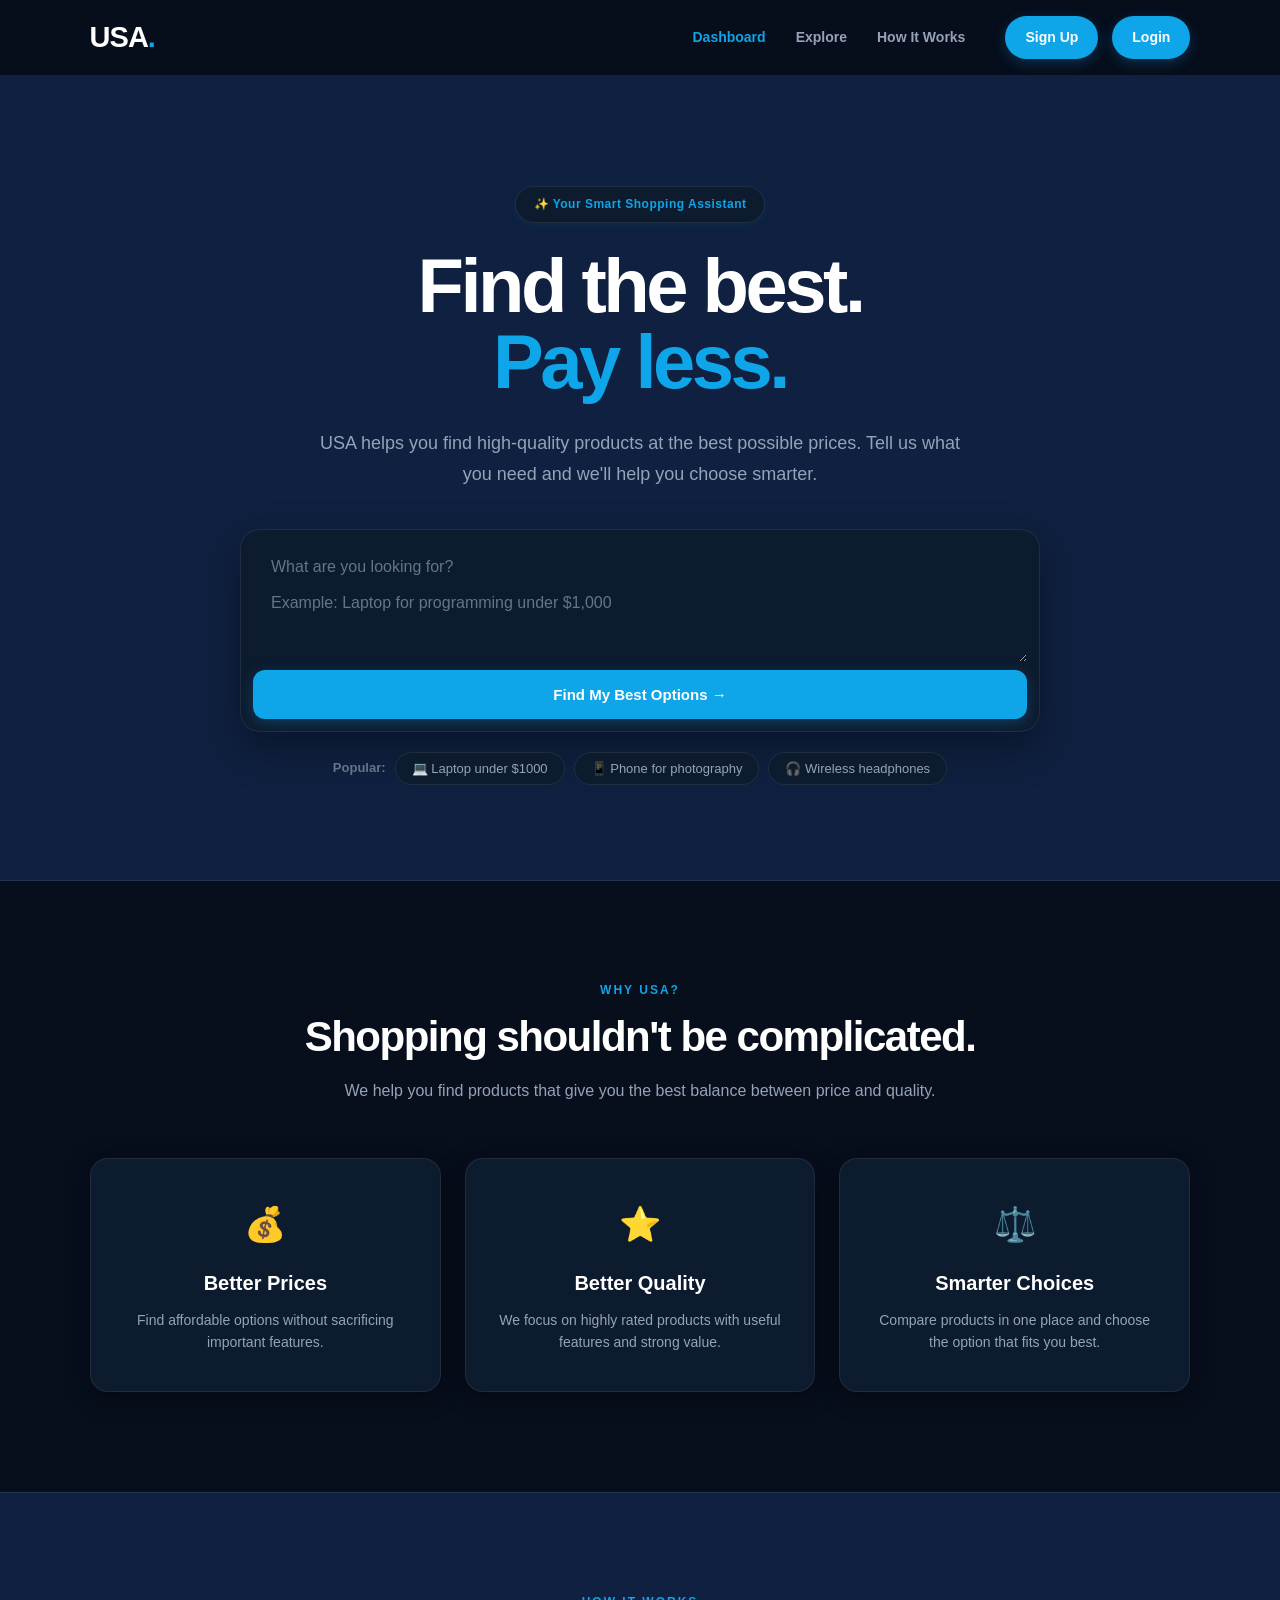
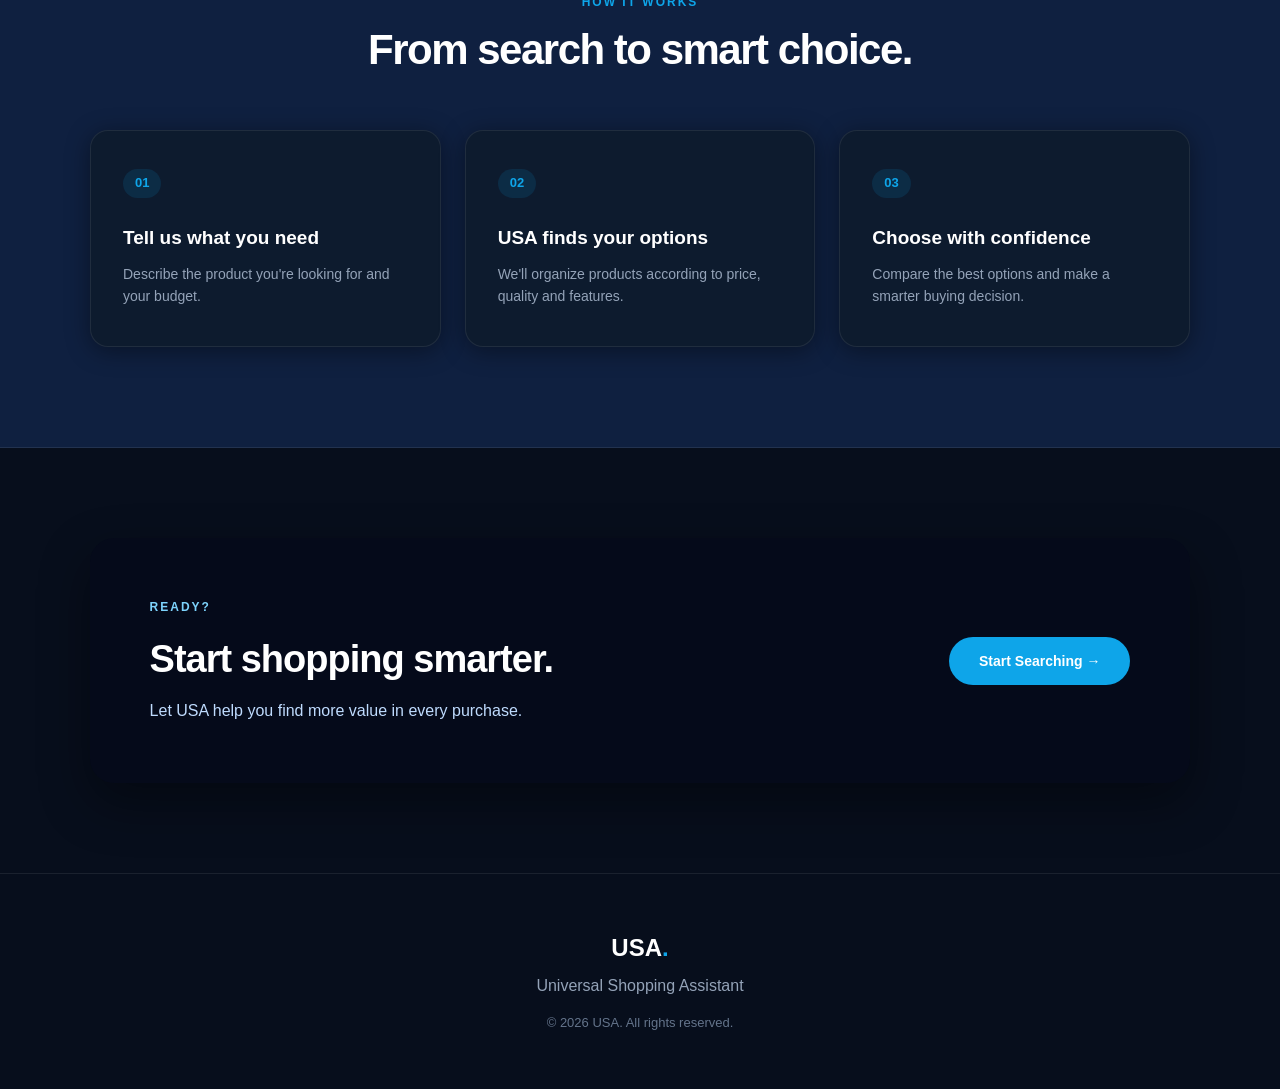
<file: Frontend/index.html>
<!DOCTYPE html>
<html lang="en">

<head>

    <meta charset="UTF-8">

    <meta name="viewport" content="width=device-width, initial-scale=1.0">

    <title>USA — Universal Shopping Assistant</title>

    <link rel="stylesheet" href="style.css">

</head>


<body>


    <!-- ================= NAVBAR ================= -->

    <header class="navbar">

        <div class="logo">
            USA<span>.</span>
        </div>


        <nav class="nav-links">

            <a href="#" class="active">
                Dashboard
            </a>

            <a href="#">
                Explore
            </a>

            <a href="#">
                How It Works
            </a>

        </nav>


        <div class="auth-buttons">

            <a href="Signup.html" class="sign-up">
                Sign Up
            </a>

             <a href="login.html" class="sign-up">
                Login
            </a>

        </div>

    </header>



    <!-- ================= MAIN ================= -->

    <main>


        <!-- HERO -->

        <section class="hero">

            <div class="hero-content">


                <div class="badge">
                    ✨ Your Smart Shopping Assistant
                </div>


                <h1>

                    Find the best.

                    <br>

                    <span>Pay less.</span>

                </h1>


                <p class="hero-description">

                    USA helps you find high-quality products
                    at the best possible prices. Tell us what
                    you need and we'll help you choose smarter.

                </p>



                <!-- SEARCH -->

                <div class="search-container">

                    <textarea
                        id="shoppingInput"
                        placeholder="What are you looking for?&#10;&#10;Example: Laptop for programming under $1,000"
                    ></textarea>


                    <button
                        id="searchButton"
                        class="search-button">

                        Find My Best Options →

                    </button>

                </div>



                <!-- QUICK SEARCH -->

                <div class="suggestions">

                    <span>
                        Popular:
                    </span>


                    <button
                        class="quick-search-btn"
                        data-search="Laptop under $1000">

                        💻 Laptop under $1000

                    </button>


                    <button
                        class="quick-search-btn"
                        data-search="Best phone for photography">

                        📱 Phone for photography

                    </button>


                    <button
                        class="quick-search-btn"
                        data-search="Wireless headphones">

                        🎧 Wireless headphones

                    </button>

                </div>


            </div>

        </section>



        <!-- ================= VALUE SECTION ================= -->

        <section class="value-section">


            <div class="section-heading">

                <p class="section-label">
                    WHY USA?
                </p>

                <h2>
                    Shopping shouldn't be complicated.
                </h2>

                <p>
                    We help you find products that give you
                    the best balance between price and quality.
                </p>

            </div>



            <div class="value-grid">


                <div class="value-card">

                    <div class="value-icon">
                        💰
                    </div>

                    <h3>
                        Better Prices
                    </h3>

                    <p>
                        Find affordable options without
                        sacrificing important features.
                    </p>

                </div>



                <div class="value-card">

                    <div class="value-icon">
                        ⭐
                    </div>

                    <h3>
                        Better Quality
                    </h3>

                    <p>
                        We focus on highly rated products
                        with useful features and strong value.
                    </p>

                </div>



                <div class="value-card">

                    <div class="value-icon">
                        ⚖️
                    </div>

                    <h3>
                        Smarter Choices
                    </h3>

                    <p>
                        Compare products in one place and
                        choose the option that fits you best.
                    </p>

                </div>


            </div>

        </section>



        <!-- ================= HOW IT WORKS ================= -->

        <section class="how-section">


            <div class="section-heading">

                <p class="section-label">
                    HOW IT WORKS
                </p>

                <h2>
                    From search to smart choice.
                </h2>

            </div>



            <div class="steps">


                <div class="step">

                    <div class="step-number">
                        01
                    </div>

                    <h3>
                        Tell us what you need
                    </h3>

                    <p>
                        Describe the product you're looking
                        for and your budget.
                    </p>

                </div>



                <div class="step">

                    <div class="step-number">
                        02
                    </div>

                    <h3>
                        USA finds your options
                    </h3>

                    <p>
                        We'll organize products according
                        to price, quality and features.
                    </p>

                </div>



                <div class="step">

                    <div class="step-number">
                        03
                    </div>

                    <h3>
                        Choose with confidence
                    </h3>

                    <p>
                        Compare the best options and make
                        a smarter buying decision.
                    </p>

                </div>


            </div>

        </section>



        <!-- ================= CTA ================= -->

        <section class="cta-section">


            <div>

                <p class="section-label">
                    READY?
                </p>

                <h2>
                    Start shopping smarter.
                </h2>

                <p>
                    Let USA help you find more value
                    in every purchase.
                </p>

            </div>


            <button id="ctaButton">

                Start Searching →

            </button>


        </section>


    </main>



    <!-- ================= FOOTER ================= -->

    <footer>

        <div class="footer-logo">
            USA<span>.</span>
        </div>

        <p>
            Universal Shopping Assistant
        </p>

        <p class="copyright">
            © 2026 USA. All rights reserved.
        </p>

    </footer>



    <script src="script.js"></script>

</body>

</html>
</file>
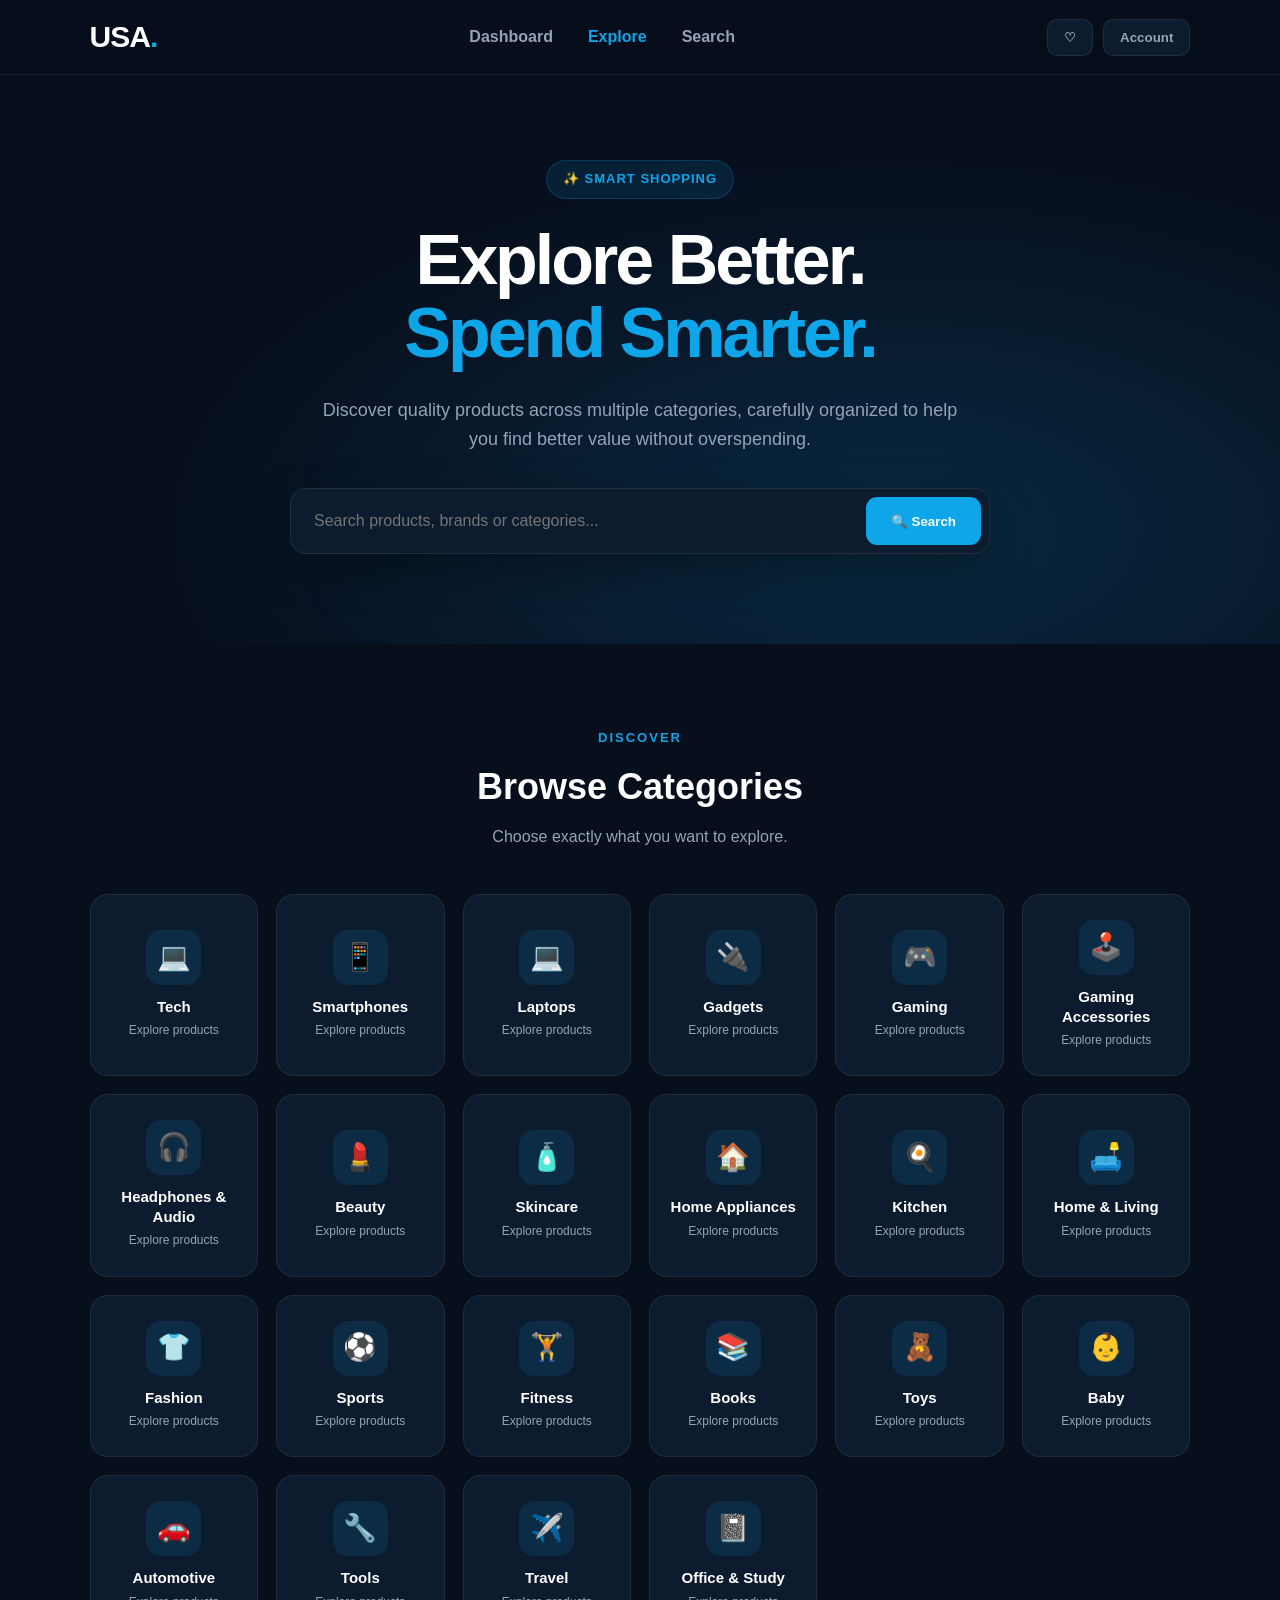
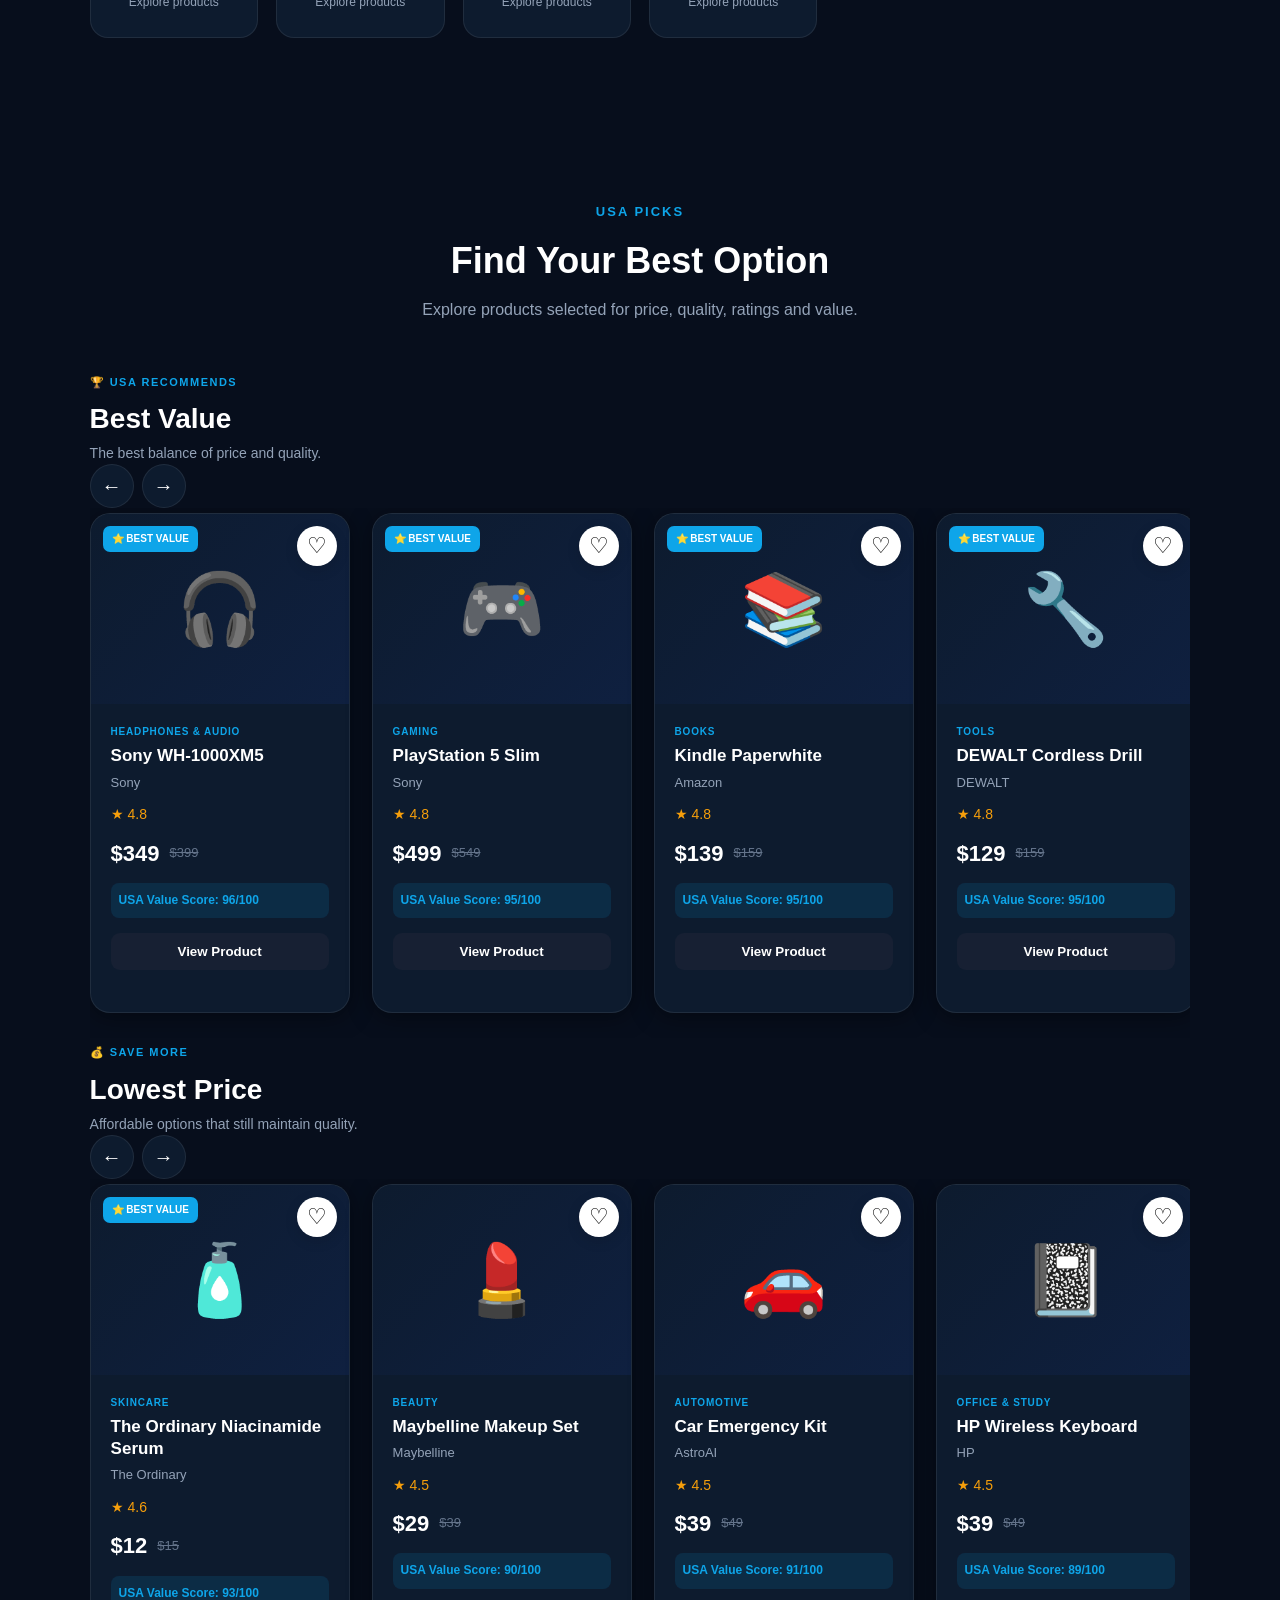
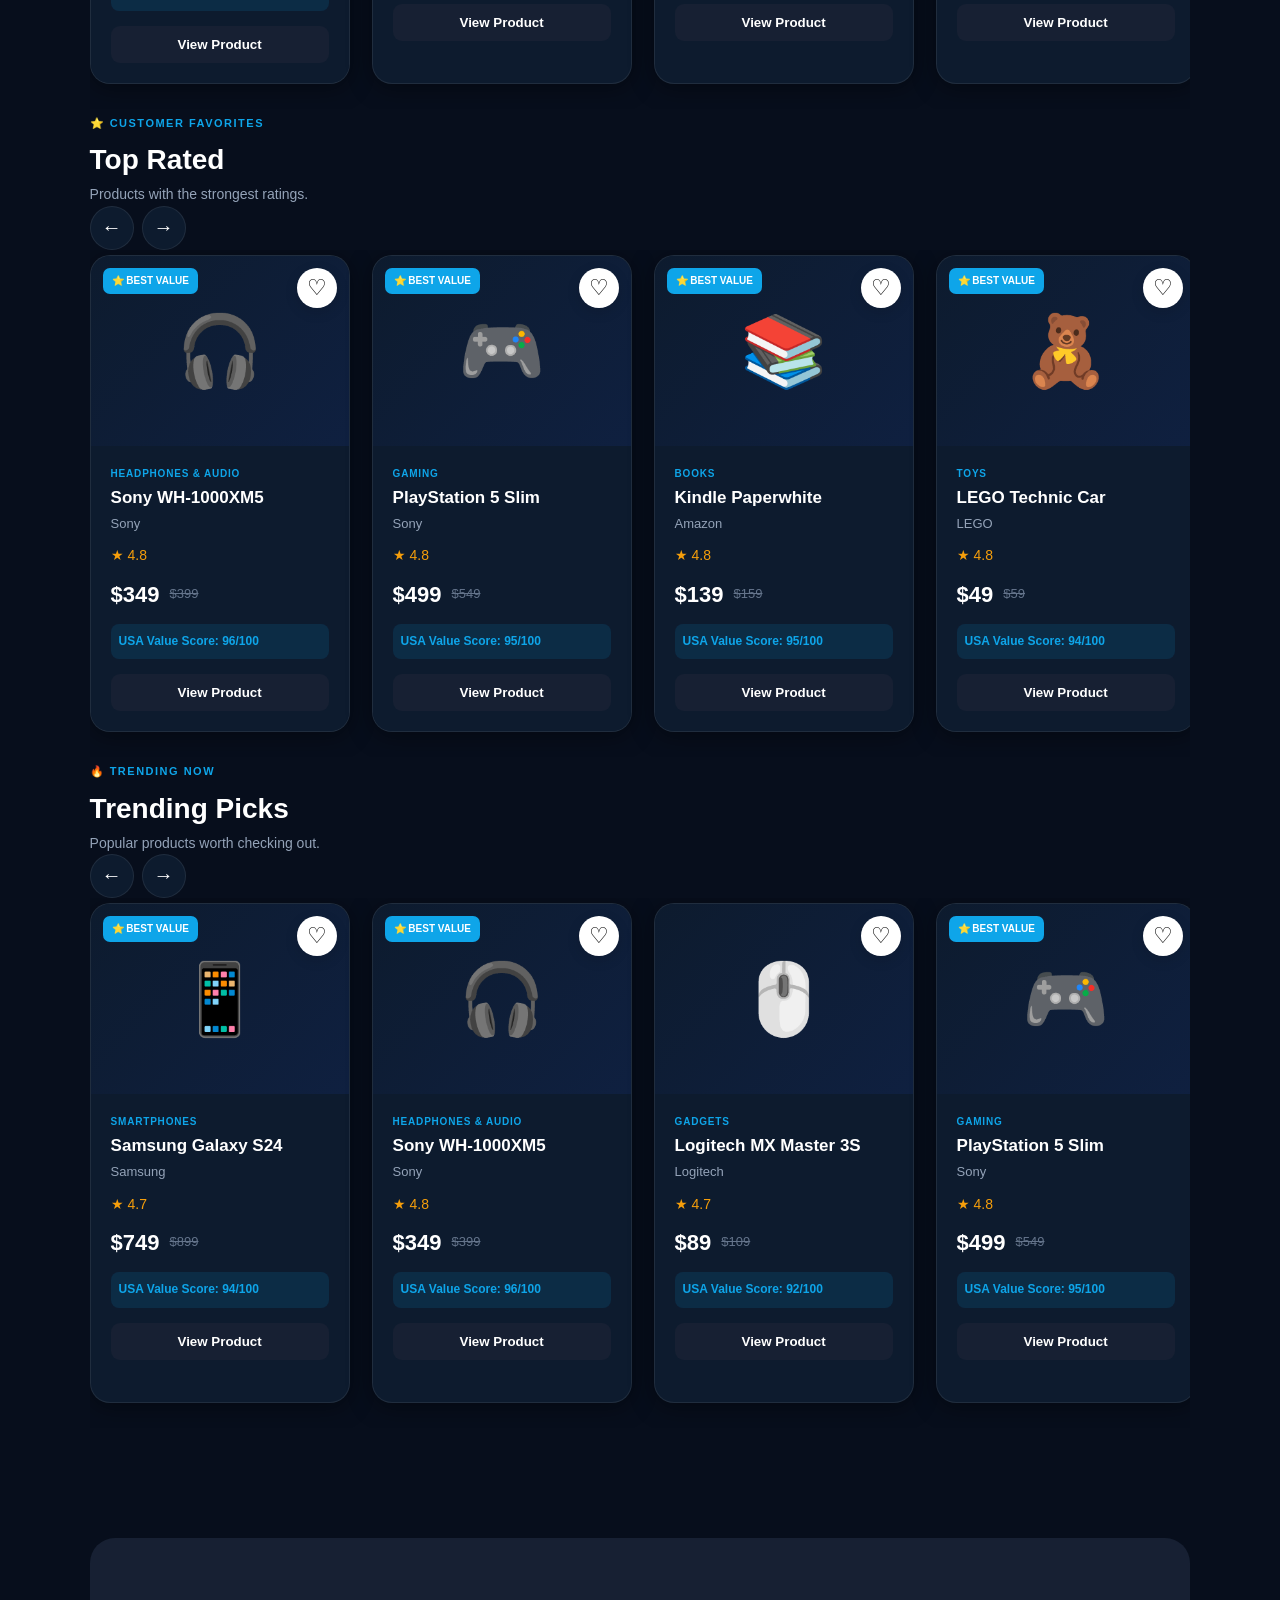
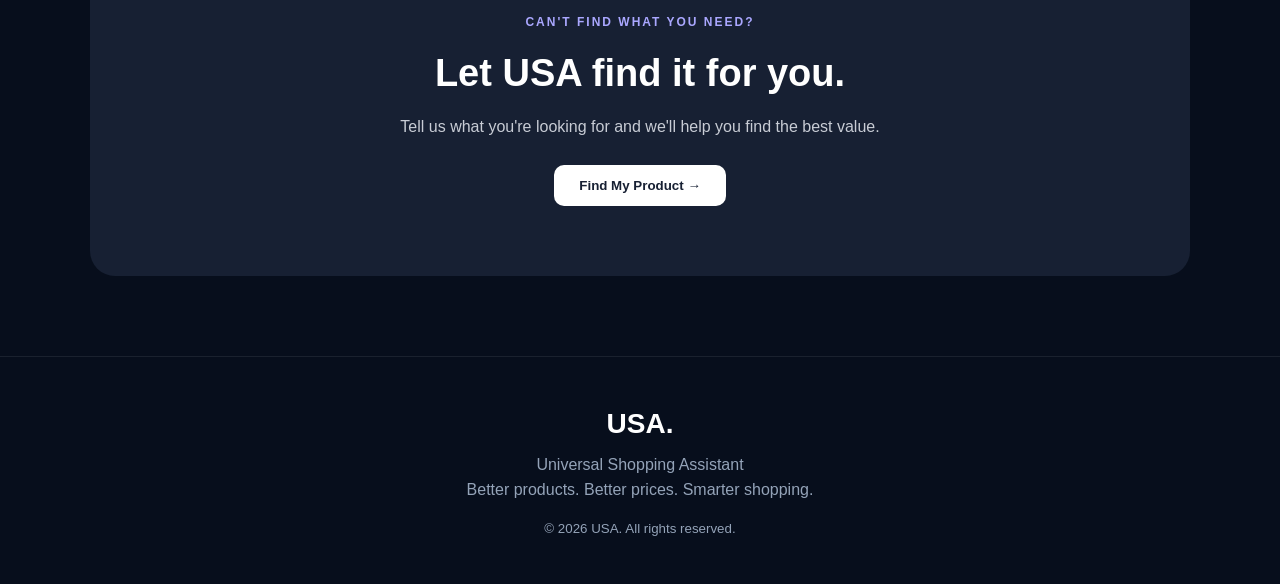
<file: Frontend/Pages/Explore/explore.html>
<!DOCTYPE html>
<html lang="en">

<head>

    <meta charset="UTF-8">

    <meta
        name="viewport"
        content="width=device-width, initial-scale=1.0"
    >

    <title>Explore | USA</title>

    <link
        rel="stylesheet"
        href="explore.css"
    >
    <link
        rel="stylesheet"
        href="../../css/saved-products.css"
    >

</head>


<body>


<!-- =====================================================
     NAVBAR
===================================================== -->

<header class="navbar">

    <div class="logo">
        USA<span>.</span>
    </div>


    <nav class="nav-links">

        <a href="../home/home.html">
            Dashboard
        </a>

        <a
            href="explore.html"
            class="active"
        >
            Explore
        </a>

        <a href="../search/search.html">
            Search
        </a>

    </nav>


    <div class="nav-actions">

        <button id="wishlistButton">
            ♡
        </button>

        <button id="accountButton">
            Account
        </button>

    </div>

</header>



<!-- =====================================================
     HERO
===================================================== -->

<section class="explore-hero">

    <div class="hero-content">

        <span class="hero-badge">
            ✨ SMART SHOPPING
        </span>


        <h1>
            Explore Better.
            <br>
            <span>Spend Smarter.</span>
        </h1>


        <p>
            Discover quality products across multiple categories,
            carefully organized to help you find better value
            without overspending.
        </p>


        <div class="explore-search">

            <input
                type="text"
                id="exploreSearch"
                placeholder="Search products, brands or categories..."
            >


            <button id="exploreSearchButton">
                🔍 Search
            </button>

        </div>

    </div>

</section>



<!-- =====================================================
     30 CATEGORIES
===================================================== -->

<section class="categories-section">

    <div class="section-heading">

        <span>
            DISCOVER
        </span>

        <h2>
            Browse Categories
        </h2>

        <p>
            Choose exactly what you want to explore.
        </p>

    </div>


    <div
        class="category-grid"
        id="categoryGrid"
    >

        <!-- JavaScript creates all 30 categories -->

    </div>

</section>



<!-- =====================================================
     PRODUCT SLIDERS
===================================================== -->

<section class="products-section">


    <div class="section-heading">

        <span>
            USA PICKS
        </span>

        <h2>
            Find Your Best Option
        </h2>

        <p>
            Explore products selected for price, quality,
            ratings and value.
        </p>

    </div>



    <!-- =================================================
         SLIDER 1 — BEST VALUE
    ================================================== -->

    <div class="slider-section">

        <div class="slider-heading">

            <div>

                <span class="slider-label">
                    🏆 USA RECOMMENDS
                </span>

                <h2>
                    Best Value
                </h2>

                <p>
                    The best balance of price and quality.
                </p>

            </div>


            <div class="slider-controls">

                <button
                    class="slider-btn"
                    onclick="slideProducts('bestValue', -1)"
                >
                    ←
                </button>

                <button
                    class="slider-btn"
                    onclick="slideProducts('bestValue', 1)"
                >
                    →
                </button>

            </div>

        </div>


        <div
            class="product-slider"
            id="bestValue"
        >

            <!-- Products generated by JS -->

        </div>

    </div>



    <!-- =================================================
         SLIDER 2 — LOWEST PRICE
    ================================================== -->

    <div class="slider-section">

        <div class="slider-heading">

            <div>

                <span class="slider-label">
                    💰 SAVE MORE
                </span>

                <h2>
                    Lowest Price
                </h2>

                <p>
                    Affordable options that still maintain quality.
                </p>

            </div>


            <div class="slider-controls">

                <button
                    class="slider-btn"
                    onclick="slideProducts('lowestPrice', -1)"
                >
                    ←
                </button>

                <button
                    class="slider-btn"
                    onclick="slideProducts('lowestPrice', 1)"
                >
                    →
                </button>

            </div>

        </div>


        <div
            class="product-slider"
            id="lowestPrice"
        >

            <!-- Products generated by JS -->

        </div>

    </div>



    <!-- =================================================
         SLIDER 3 — TOP RATED
    ================================================== -->

    <div class="slider-section">

        <div class="slider-heading">

            <div>

                <span class="slider-label">
                    ⭐ CUSTOMER FAVORITES
                </span>

                <h2>
                    Top Rated
                </h2>

                <p>
                    Products with the strongest ratings.
                </p>

            </div>


            <div class="slider-controls">

                <button
                    class="slider-btn"
                    onclick="slideProducts('topRated', -1)"
                >
                    ←
                </button>

                <button
                    class="slider-btn"
                    onclick="slideProducts('topRated', 1)"
                >
                    →
                </button>

            </div>

        </div>


        <div
            class="product-slider"
            id="topRated"
        >

            <!-- Products generated by JS -->

        </div>

    </div>



    <!-- =================================================
         SLIDER 4 — TRENDING
    ================================================== -->

    <div class="slider-section">

        <div class="slider-heading">

            <div>

                <span class="slider-label">
                    🔥 TRENDING NOW
                </span>

                <h2>
                    Trending Picks
                </h2>

                <p>
                    Popular products worth checking out.
                </p>

            </div>


            <div class="slider-controls">

                <button
                    class="slider-btn"
                    onclick="slideProducts('trending', -1)"
                >
                    ←
                </button>

                <button
                    class="slider-btn"
                    onclick="slideProducts('trending', 1)"
                >
                    →
                </button>

            </div>

        </div>


        <div
            class="product-slider"
            id="trending"
        >

            <!-- Products generated by JS -->

        </div>

    </div>


</section>



<!-- =====================================================
     CTA
===================================================== -->

<section class="explore-cta">

    <div>

        <span>
            CAN'T FIND WHAT YOU NEED?
        </span>


        <h2>
            Let USA find it for you.
        </h2>


        <p>
            Tell us what you're looking for and we'll help
            you find the best value.
        </p>


        <button id="findProductButton">
            Find My Product →
        </button>

    </div>

</section>



<!-- =====================================================
     FOOTER
===================================================== -->

<footer>

    <div class="footer-logo">
        USA.
    </div>


    <p>
        Universal Shopping Assistant
    </p>


    <p>
        Better products. Better prices. Smarter shopping.
    </p>


    <small>
        © 2026 USA. All rights reserved.
    </small>

</footer>



<!-- =====================================================
     WHY IS IT BETTER POPUP
===================================================== -->

<div
    class="modal-overlay"
    id="productModal"
>

    <div class="product-modal">

        <button
            class="modal-close"
            id="closeModal"
        >
            ×
        </button>


        <div id="modalContent">

            <!-- JavaScript inserts product information -->

        </div>

    </div>

</div>



<script src="explore.js"></script>

</body>

</html>
</file>
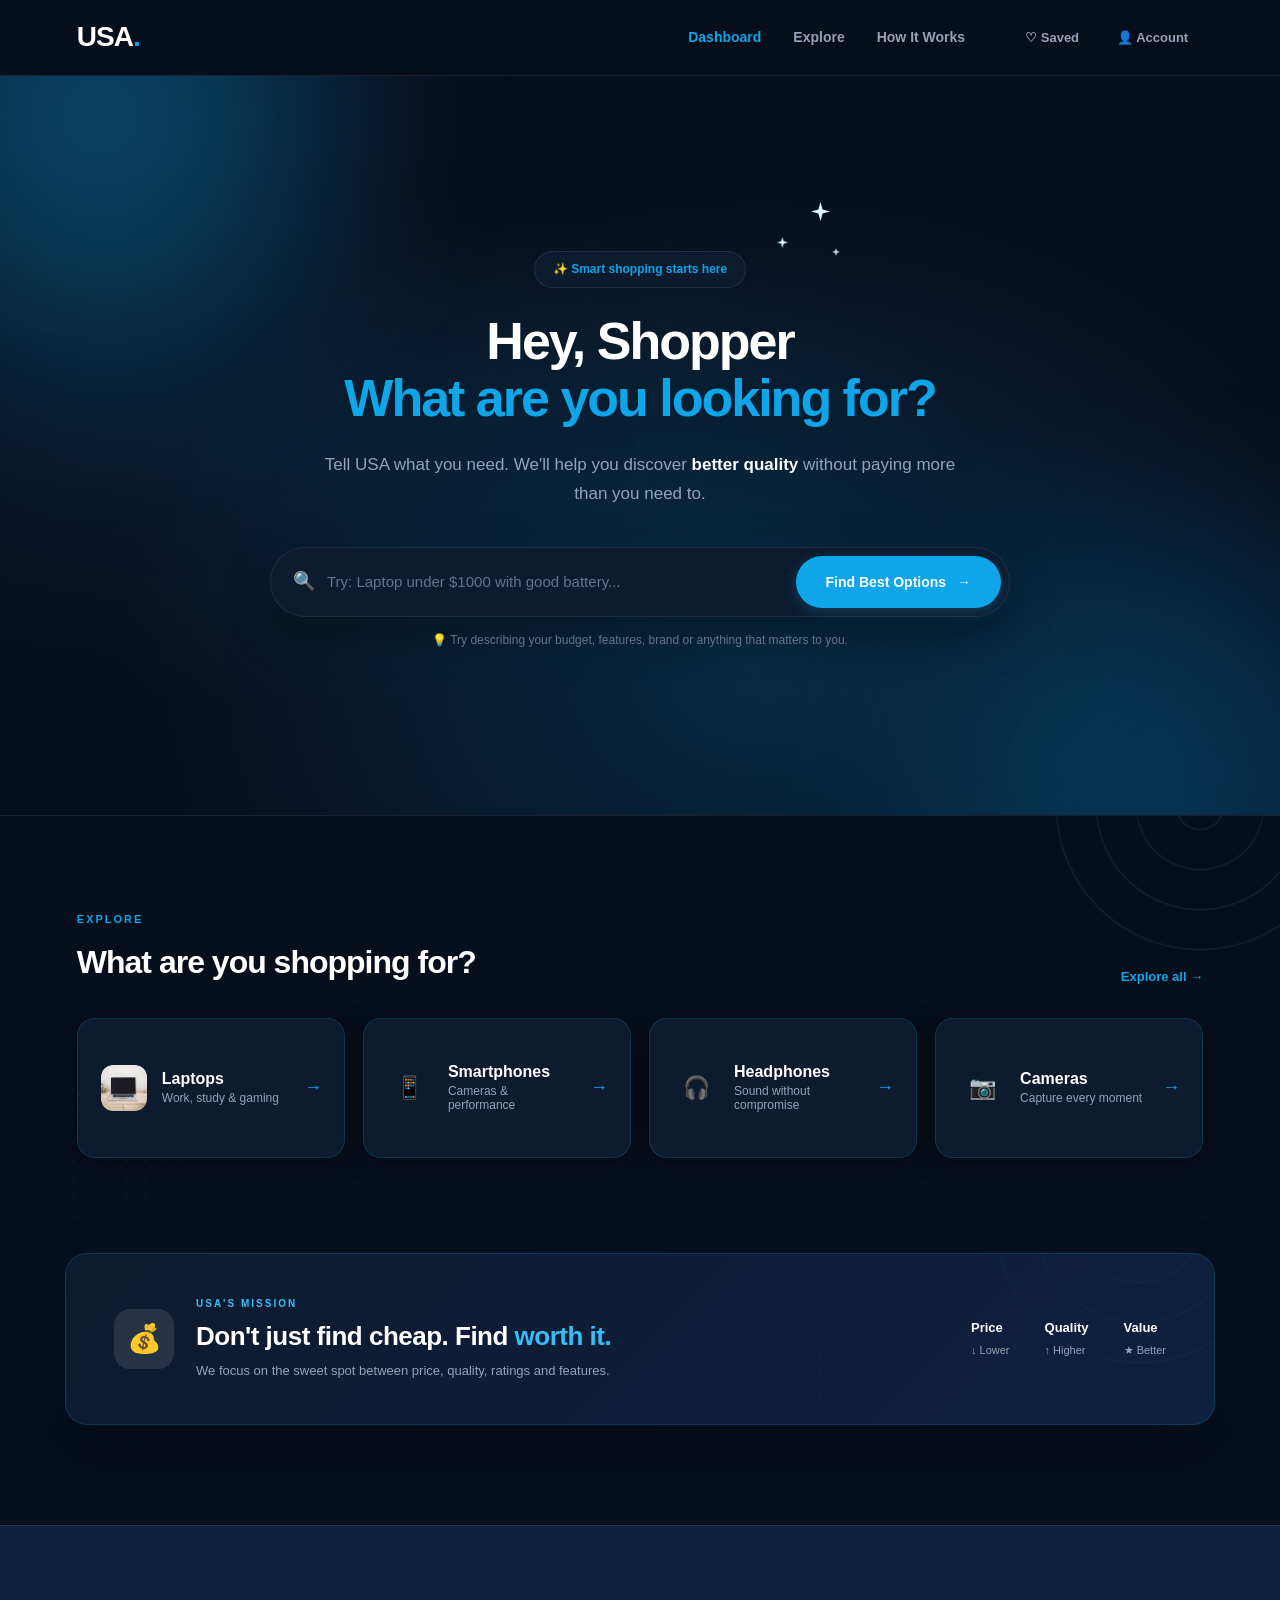
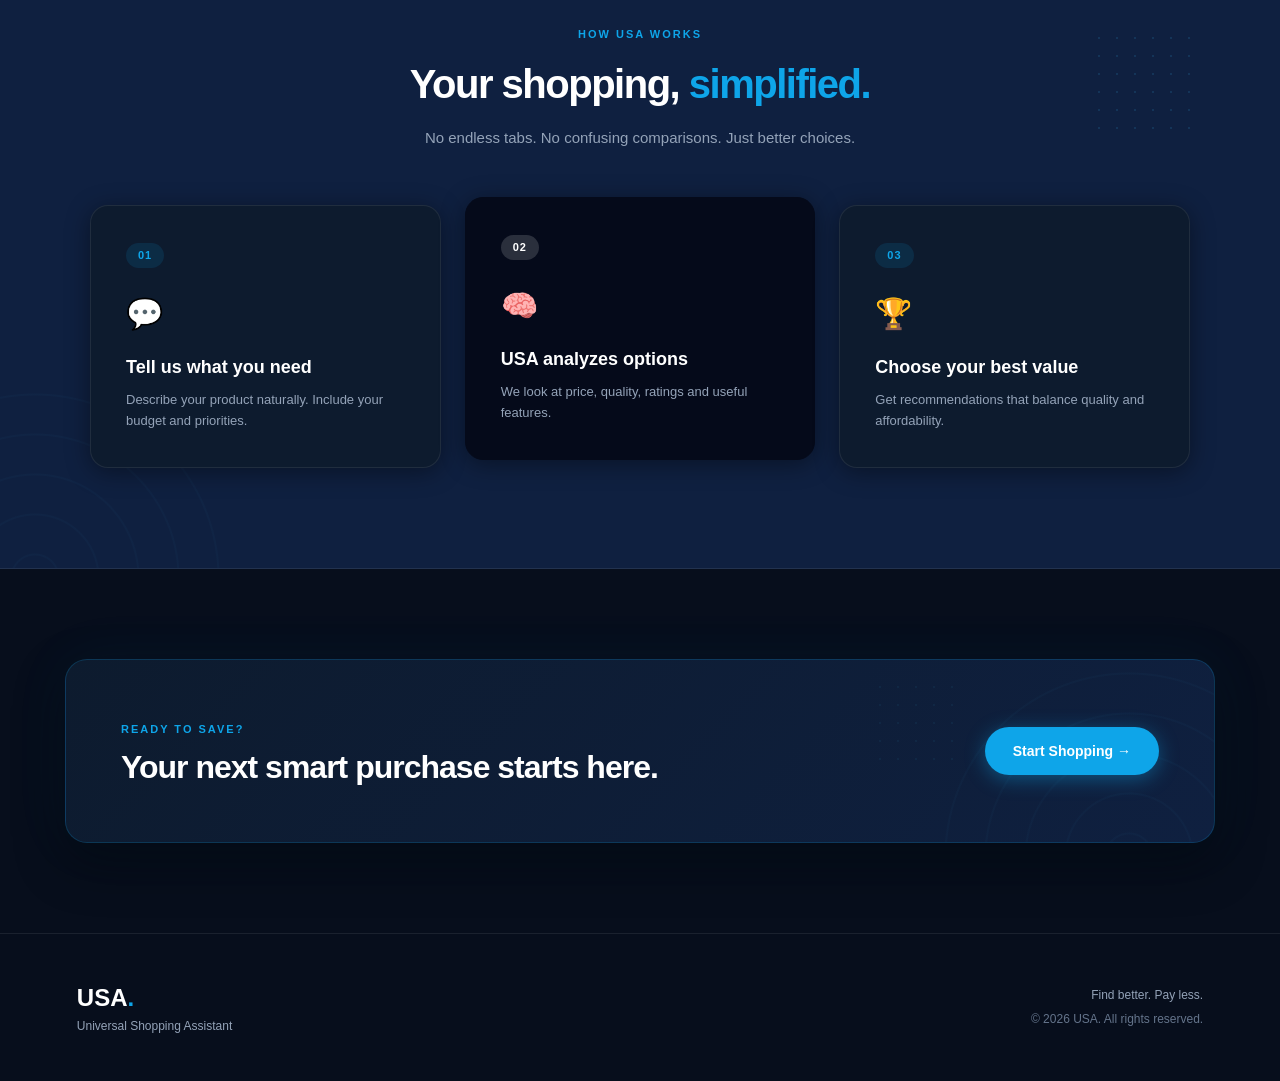
<file: Frontend/Pages/home/home.html>
<!DOCTYPE html>
<html lang="en">

<head>

    <meta charset="UTF-8">

    <meta name="viewport" content="width=device-width, initial-scale=1.0">

    <title>USA — Your Shopping Assistant</title>

    <link rel="stylesheet" href="home.css">
    <link rel="stylesheet" href="../../css/saved-products.css">

</head>


<body>


    <!-- ================= NAVBAR ================= -->

    <header class="navbar">

        <div class="logo">
            USA<span>.</span>
        </div>


        <nav class="nav-links">

            <a href="home.html" class="active">
                Dashboard
            </a>
          <a href="../Explore/explore.html">Explore</a>
        
            <a href="#how-it-works">
                How It Works
            </a>

        </nav>


        <div class="header-actions">

            <button class="saved-button">
                ♡
                <span>Saved</span>
            </button>


            <button
                class="account-button"
                id="accountButton">

                👤 Account

            </button>

        </div>

    </header>



    <!-- ================= ACCOUNT DROPDOWN ================= -->

    <div
        class="account-dropdown"
        id="accountDropdown">

        <div class="account-profile">

            <div
                class="profile-picture"
                id="profilePicture">

                U

            </div>


            <div class="profile-info">

                <h3 id="profileName">
                    User
                </h3>

                <p id="profileEmail">
                    user@gmail.com
                </p>

            </div>

        </div>


        <div class="account-divider"></div>


        <div class="account-details">

            <p>

                <span>👤</span>

                <strong>Name</strong>

                <span id="accountName">
                    User
                </span>

            </p>


            <p>

                <span>📧</span>

                <strong>Email</strong>

                <span id="accountEmail">
                    user@gmail.com
                </span>

            </p>

        </div>


        <button
            class="logout-button"
            id="logoutButton">

            Log Out

        </button>

    </div>



    <!-- ================= MAIN ================= -->

    <main>


        <!-- ================= HERO ================= -->

        <section class="home-hero">


            <div class="hero-glow glow-one"></div>

            <div class="hero-glow glow-two"></div>

            <div class="hero-artwork" aria-hidden="true">
                <img
                    src="assets/blue-orbit.png"
                    alt=""
                >
            </div>

            <div class="hero-sparkles" aria-hidden="true">
                <span></span>
                <span></span>
                <span></span>
            </div>


            <div class="hero-content">


                <div class="welcome-badge">

                    ✨ Smart shopping starts here

                </div>


                <h1>

                    Hey,
                    <span id="welcomeName">
                        Shopper
                    </span> 

                    <br>

                    <span class="gradient-text">
                        What are you looking for?
                    </span>

                </h1>


                <p class="hero-description">

                    Tell USA what you need.
                    We'll help you discover
                    <strong>better quality</strong>
                    without paying more than you need to.

                </p>



                <!-- SEARCH -->

                <div class="smart-search">


                    <div class="search-icon">
                        🔍
                    </div>


                    <input
                        type="text"
                        id="homeSearch"
                        placeholder="Try: Laptop under $1000 with good battery..."
                    >


                    <button id="homeSearchButton">

                        Find Best Options

                        <span>→</span>

                    </button>

                </div>


                <p class="search-hint">

                    💡 Try describing your budget, features,
                    brand or anything that matters to you.

                </p>


            </div>

        </section>



        <!-- ================= QUICK CATEGORIES ================= -->

        <section class="categories-section">


            <div class="section-top">

                <div>

                    <p class="section-label">
                        EXPLORE
                    </p>

                    <h2>
                        What are you shopping for?
                    </h2>

                </div>


                <a href="#">
                    Explore all →
                </a>

            </div>



            <div class="category-grid">


                <button
                    class="category-card laptop-card"
                    data-search="Best laptops under $1000">

                    <div class="category-icon laptop">
                        <img
                            src="../../Images/products/laptop.jpg"
                            alt="Laptop"
                            class="category-img">
                    </div>

                    <div>

                        <h3>
                            Laptops
                        </h3>

                        <p>
                            Work, study & gaming
                        </p>

                    </div>

                    <span class="category-arrow">
                        →
                    </span>

                </button>



                <button
                    class="category-card smartphone-card"
                    data-search="Best phones for photography">

                    <div class="category-icon phone">
                        📱
                    </div>

                    <div>

                        <h3>
                            Smartphones
                        </h3>

                        <p>
                            Cameras & performance
                        </p>

                    </div>

                    <span class="category-arrow">
                        →
                    </span>

                </button>



                <button
                    class="category-card headphone-card"
                    data-search="Best wireless headphones">

                    <div class="category-icon audio">
                        🎧
                    </div>

                    <div>

                        <h3>
                            Headphones
                        </h3>

                        <p>
                            Sound without compromise
                        </p>

                    </div>

                    <span class="category-arrow">
                        →
                    </span>

                </button>



                <button
                    class="category-card camera-card"
                    data-search="Best cameras under $1000">

                    <div class="category-icon camera">
                        📷
                    </div>

                    <div>

                        <h3>
                            Cameras
                        </h3>

                        <p>
                            Capture every moment
                        </p>

                    </div>

                    <span class="category-arrow">
                        →
                    </span>

                </button>


            </div>

        </section>



        <!-- ================= VALUE BANNER ================= -->

        <section class="value-banner">


            <div class="value-content">

                <span class="value-icon">
                    💰
                </span>


                <div>

                    <p class="small-label">
                        USA'S MISSION
                    </p>

                    <h2>
                        Don't just find cheap.
                        Find <span>worth it.</span>
                    </h2>

                    <p>
                        We focus on the sweet spot between
                        price, quality, ratings and features.
                    </p>

                </div>

            </div>


            <div class="value-stats">

                <div>

                    <strong>
                        Price
                    </strong>

                    <span>
                        ↓ Lower
                    </span>

                </div>


                <div>

                    <strong>
                        Quality
                    </strong>

                    <span>
                        ↑ Higher
                    </span>

                </div>


                <div>

                    <strong>
                        Value
                    </strong>

                    <span>
                        ★ Better
                    </span>

                </div>

            </div>

        </section>



        <!-- ================= HOW IT WORKS ================= -->

        <section
            class="how-section"
            id="how-it-works">


            <div class="section-heading">

                <p class="section-label">
                    HOW USA WORKS
                </p>

                <h2>
                    Your shopping,
                    <span>simplified.</span>
                </h2>

                <p>
                    No endless tabs. No confusing comparisons.
                    Just better choices.
                </p>

            </div>



            <div class="how-grid">


                <div class="how-card">

                    <span class="how-number">
                        01
                    </span>

                    <div class="how-icon">
                        💬
                    </div>

                    <h3>
                        Tell us what you need
                    </h3>

                    <p>
                        Describe your product naturally.
                        Include your budget and priorities.
                    </p>

                </div>



                <div class="how-card featured">

                    <span class="how-number">
                        02
                    </span>

                    <div class="how-icon">
                        🧠
                    </div>

                    <h3>
                        USA analyzes options
                    </h3>

                    <p>
                        We look at price, quality, ratings
                        and useful features.
                    </p>

                </div>



                <div class="how-card">

                    <span class="how-number">
                        03
                    </span>

                    <div class="how-icon">
                        🏆
                    </div>

                    <h3>
                        Choose your best value
                    </h3>

                    <p>
                        Get recommendations that balance
                        quality and affordability.
                    </p>

                </div>


            </div>

        </section>



        <!-- ================= FINAL CTA ================= -->

        <section class="final-cta">


            <div>

                <span>
                    READY TO SAVE?
                </span>

                <h2>
                    Your next smart purchase
                    starts here.
                </h2>

            </div>


            <button id="startShopping">
                Start Shopping →
            </button>


        </section>


    </main>



    <!-- ================= FOOTER ================= -->

    <footer>

        <div class="footer-brand">

            <div class="footer-logo">
                USA<span>.</span>
            </div>

            <p>
                Universal Shopping Assistant
            </p>

        </div>


        <div class="footer-right">

            <p>
                Find better. Pay less.
            </p>

            <p class="copyright">
                © 2026 USA. All rights reserved.
            </p>

        </div>

    </footer>



    <script src="home.js"></script>

</body>

</html>
</file>
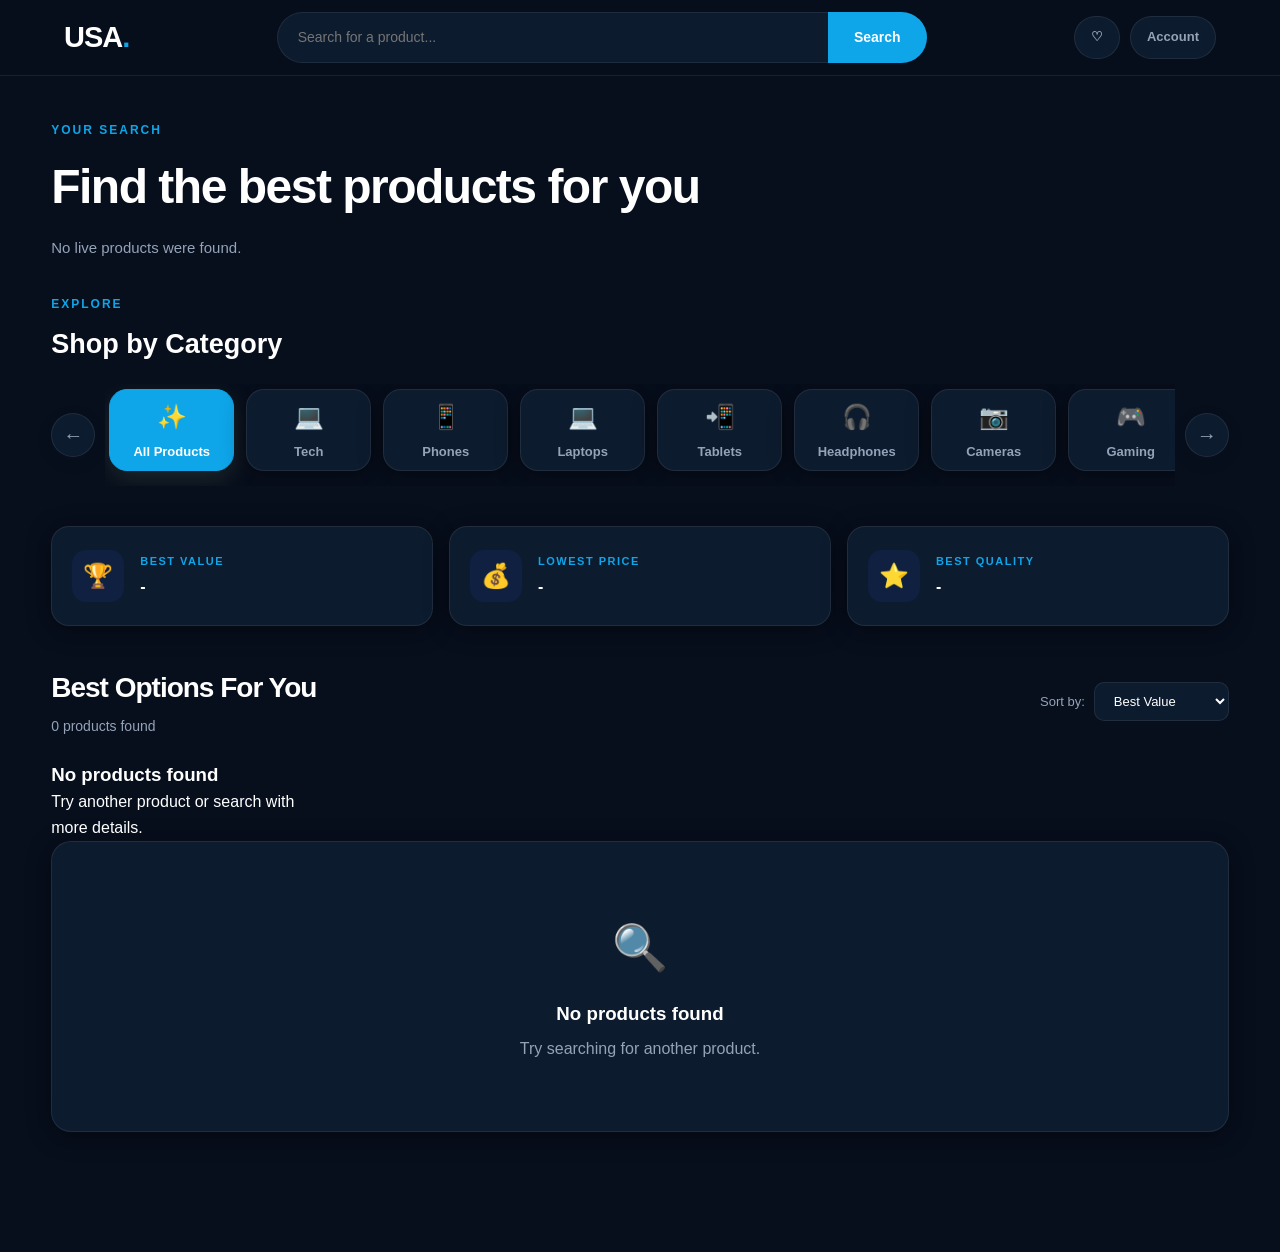
<file: Frontend/Pages/search/search.html>
<!DOCTYPE html>
<html lang="en">

<head>
    <meta charset="UTF-8">
    <meta name="viewport" content="width=device-width, initial-scale=1.0">

    <title>USA - Best Options</title>

    <link rel="stylesheet" href="search.css">
    <link rel="stylesheet" href="../../css/saved-products.css">
</head>

<body>

    <!-- =========================
         HEADER
    ========================== -->

    <header class="header">

        <a href="../../index.html" class="logo">
            USA<span>.</span>
        </a>

        <div class="header-search">

            <input
                type="text"
                id="topSearch"
                placeholder="Search for a product..."
            >

            <button id="topSearchButton">
                Search
            </button>

        </div>

        <div class="header-actions">

            <button class="header-btn" id="wishlistButton">
                ♡
            </button>

            <button class="header-btn" id="accountButton">
                Account
            </button>

        </div>

    </header>


    <!-- =========================
         MAIN
    ========================== -->

    <main class="container">


        <!-- SEARCH SUMMARY -->

        <section class="search-summary">

            <p class="small-title">
                YOUR SEARCH
            </p>

            <h1 id="searchQuery">
                Find the best products for you
            </h1>

            <p class="result-count" id="resultCount">
                Choose a category or search for a product.
            </p>

        </section>


        <!-- =========================
             CATEGORY SECTION
        ========================== -->

        <section class="category-section">

            <div class="section-heading">

                <div>
                    <p class="small-title">
                        EXPLORE
                    </p>

                    <h2>
                        Shop by Category
                    </h2>
                </div>

            </div>


            <div class="category-wrapper">

                <button
                    class="category-arrow category-prev"
                    id="categoryPrev"
                    aria-label="Previous categories"
                >
                    ←
                </button>


                <div
                    class="category-slider"
                    id="categorySlider"
                >

                    <!-- ALL PRODUCTS -->

                    <button
                        class="category-btn active"
                        data-category="All"
                    >
                        <span>✨</span>
                        <strong>All Products</strong>
                    </button>


                    <!-- 30 ACTUAL CATEGORIES -->

                    <button class="category-btn" data-category="Tech">
                        <span>💻</span>
                        <strong>Tech</strong>
                    </button>

                    <button class="category-btn" data-category="Phones">
                        <span>📱</span>
                        <strong>Phones</strong>
                    </button>

                    <button class="category-btn" data-category="Laptops">
                        <span>💻</span>
                        <strong>Laptops</strong>
                    </button>

                    <button class="category-btn" data-category="Tablets">
                        <span>📲</span>
                        <strong>Tablets</strong>
                    </button>

                    <button class="category-btn" data-category="Headphones">
                        <span>🎧</span>
                        <strong>Headphones</strong>
                    </button>

                    <button class="category-btn" data-category="Cameras">
                        <span>📷</span>
                        <strong>Cameras</strong>
                    </button>

                    <button class="category-btn" data-category="Gaming">
                        <span>🎮</span>
                        <strong>Gaming</strong>
                    </button>

                    <button class="category-btn" data-category="Fashion">
                        <span>👕</span>
                        <strong>Fashion</strong>
                    </button>

                    <button class="category-btn" data-category="Shoes">
                        <span>👟</span>
                        <strong>Shoes</strong>
                    </button>

                    <button class="category-btn" data-category="Watches">
                        <span>⌚</span>
                        <strong>Watches</strong>
                    </button>

                    <button class="category-btn" data-category="Jewelry">
                        <span>💎</span>
                        <strong>Jewelry</strong>
                    </button>

                    <button class="category-btn" data-category="Beauty">
                        <span>💄</span>
                        <strong>Beauty</strong>
                    </button>

                    <button class="category-btn" data-category="Skincare">
                        <span>🧴</span>
                        <strong>Skincare</strong>
                    </button>

                    <button class="category-btn" data-category="Makeup">
                        <span>💋</span>
                        <strong>Makeup</strong>
                    </button>

                    <button class="category-btn" data-category="Home">
                        <span>🏠</span>
                        <strong>Home</strong>
                    </button>

                    <button class="category-btn" data-category="Furniture">
                        <span>🛋️</span>
                        <strong>Furniture</strong>
                    </button>

                    <button class="category-btn" data-category="Kitchen">
                        <span>🍳</span>
                        <strong>Kitchen</strong>
                    </button>

                    <button class="category-btn" data-category="Appliances">
                        <span>🔌</span>
                        <strong>Appliances</strong>
                    </button>

                    <button class="category-btn" data-category="Sports">
                        <span>⚽</span>
                        <strong>Sports</strong>
                    </button>

                    <button class="category-btn" data-category="Fitness">
                        <span>🏋️</span>
                        <strong>Fitness</strong>
                    </button>

                    <button class="category-btn" data-category="Books">
                        <span>📚</span>
                        <strong>Books</strong>
                    </button>

                    <button class="category-btn" data-category="Toys">
                        <span>🧸</span>
                        <strong>Toys</strong>
                    </button>

                    <button class="category-btn" data-category="Baby">
                        <span>👶</span>
                        <strong>Baby</strong>
                    </button>

                    <button class="category-btn" data-category="Automotive">
                        <span>🚗</span>
                        <strong>Automotive</strong>
                    </button>

                    <button class="category-btn" data-category="Tools">
                        <span>🔧</span>
                        <strong>Tools</strong>
                    </button>

                    <button class="category-btn" data-category="Pet">
                        <span>🐾</span>
                        <strong>Pet</strong>
                    </button>

                    <button class="category-btn" data-category="Office">
                        <span>💼</span>
                        <strong>Office</strong>
                    </button>

                    <button class="category-btn" data-category="Travel">
                        <span>✈️</span>
                        <strong>Travel</strong>
                    </button>

                    <button class="category-btn" data-category="Food">
                        <span>🍔</span>
                        <strong>Food</strong>
                    </button>

                    <button class="category-btn" data-category="Grocery">
                        <span>🛒</span>
                        <strong>Grocery</strong>
                    </button>

                </div>


                <button
                    class="category-arrow category-next"
                    id="categoryNext"
                    aria-label="Next categories"
                >
                    →
                </button>

            </div>

        </section>


        <!-- =========================
             RECOMMENDATIONS
        ========================== -->

        <section class="recommendation-summary">

            <div class="recommendation-box best-value">

                <div class="recommendation-icon">
                    🏆
                </div>

                <div>
                    <span>BEST VALUE</span>
                    <strong id="bestValueName">-</strong>
                </div>

            </div>


            <div class="recommendation-box lowest-price">

                <div class="recommendation-icon">
                    💰
                </div>

                <div>
                    <span>LOWEST PRICE</span>
                    <strong id="lowestPriceName">-</strong>
                </div>

            </div>


            <div class="recommendation-box best-quality">

                <div class="recommendation-icon">
                    ⭐
                </div>

                <div>
                    <span>BEST QUALITY</span>
                    <strong id="bestQualityName">-</strong>
                </div>

            </div>

        </section>


        <!-- =========================
             CONTENT
        ========================== -->

        <div class="content-layout">


            <!-- PRODUCTS -->

            <section class="products-section">


                <div class="products-header">

                    <div>

                        <h2>
                            Best Options For You
                        </h2>

                        <p id="productsFound">
                            0 products found
                        </p>

                    </div>


                    <div class="sort-container">

                        <label for="sortSelect">
                            Sort by:
                        </label>

                        <select id="sortSelect">

                            <option value="value">
                                Best Value
                            </option>

                            <option value="price">
                                Lowest Price
                            </option>

                            <option value="rating">
                                Highest Rated
                            </option>

                            <option value="quality">
                                Best Quality
                            </option>

                        </select>

                    </div>

                </div>


                <!-- PRODUCT GRID -->

                <div
                    class="product-grid"
                    id="productGrid"
                >
                    <!-- Products inserted by JavaScript -->
                </div>


                <div
                    class="empty-state"
                    id="emptyState"
                >

                    <div>
                        🔍
                    </div>

                    <h3>
                        No products found
                    </h3>

                    <p>
                        Try searching for another product.
                    </p>

                </div>

            </section>

        </div>

    </main>


    <!-- =========================
         COMPARE BAR
    ========================== -->

    <div
        class="compare-bar"
        id="compareBar"
    >

        <div>

            <strong>
                <span id="compareCount">0</span>
                products selected
            </strong>

            <span>
                Choose products to compare
            </span>

        </div>

        <button id="compareButton">
            Compare Products
        </button>

    </div>


    <!-- =========================
         WHY IT'S BETTER MODAL
    ========================== -->

    <div
        class="modal-overlay"
        id="whyModal"
    >

        <div class="why-modal">

            <button
                class="modal-close"
                id="modalClose"
            >
                ×
            </button>


            <div class="modal-badge">
                🏆 USA RECOMMENDATION
            </div>


            <h2 id="modalProductName">
                Product Name
            </h2>


            <p
                class="modal-category"
                id="modalProductCategory"
            >
                Category
            </p>


            <div class="modal-main-info">

                <div class="modal-price">
                    $<span id="modalProductPrice">0</span>
                </div>

                <div class="modal-rating">
                    ★ <span id="modalProductRating">0</span>
                </div>

                <div class="modal-quality">
                    Quality <strong id="modalProductQuality">0</strong>/100
                </div>

            </div>


            <div class="why-section">

                <h3>
                    Why is it better?
                </h3>

                <p id="modalReason">
                    -
                </p>

            </div>


            <div class="comparison-list">

                <div class="comparison-item">
                    <span>💰</span>
                    <p id="priceComparison">
                        -
                    </p>
                </div>


                <div class="comparison-item">
                    <span>⭐</span>
                    <p id="ratingComparison">
                        -
                    </p>
                </div>


                <div class="comparison-item">
                    <span>🏅</span>
                    <p id="qualityComparison">
                        -
                    </p>
                </div>

            </div>


            <div class="feature-list">

                <h3>
                    Key Features
                </h3>

                <div id="modalFeatures">
                    <!-- Features inserted here -->
                </div>

            </div>


            <div class="usa-verdict">

                <span>
                    USA VERDICT
                </span>

                <strong id="modalVerdict">
                    Great choice
                </strong>

            </div>


            <p class="demo-note">
                * These comparisons use the demo product data currently
                built into this website. Real market data can be connected later.
            </p>

        </div>

    </div>


    <!-- =========================
         JAVASCRIPT
    ========================== -->

    <script src="search.js"></script>

</body>

</html>
</file>
<file: Frontend/style.css>
:root {
    --usa-bg-canvas: #070E1C;
    --usa-bg-surface: #0D1B2E;
    --usa-bg-subtle: #0F2040;
    --usa-border-subtle: rgba(255,255,255,0.08);
    --usa-border-medium: rgba(14,165,233,0.3);
    --usa-border-focus: #0EA5E9;
    --usa-text-primary: #FFFFFF;
    --usa-text-secondary: #94A3B8;
    --usa-text-muted: #64748B;
    --usa-accent-sage: #0EA5E9;
    --usa-accent-sage-hover: #38BDF8;
    --usa-accent-sage-light: rgba(14,165,233,0.12);
    --usa-accent-forest: #050A1A;
    --usa-accent-gold: #F59E0B;
    --usa-shadow-card: 0 4px 24px rgba(0,0,0,0.4);
    --usa-shadow-hover: 0 8px 40px rgba(14,165,233,0.15);
}

* {
    margin: 0;
    padding: 0;
    box-sizing: border-box;
}


html {
    scroll-behavior: smooth;
}


body {
    font-family: -apple-system, BlinkMacSystemFont, 'Segoe UI', Roboto, Helvetica, Arial, sans-serif;
    color: var(--usa-text-primary);
    background: var(--usa-bg-canvas);
    line-height: 1.6;
}


/* ================= NAVBAR ================= */

.navbar {
    min-height: 76px;
    padding: 0 7%;

    display: flex;
    align-items: center;

    background: rgba(7, 14, 28, 0.92);

    border-bottom: 1px solid var(--usa-border-subtle);

    position: sticky;
    top: 0;

    z-index: 100;

    backdrop-filter: blur(14px);
}


.logo {
    font-size: 29px;
    font-weight: 800;
    letter-spacing: -1px;
    color: var(--usa-text-primary);
    text-decoration: none;
}


.logo span {
    color: var(--usa-accent-sage);
}


.nav-links {
    display: flex;
    gap: 30px;

    margin-left: auto;
    margin-right: 40px;
}


.nav-links a {
    color: var(--usa-text-secondary);

    text-decoration: none;

    font-size: 14px;
    font-weight: 600;

    transition: 0.2s;
}


.nav-links a:hover,
.nav-links a.active {
    color: var(--usa-accent-sage);
}


.auth-buttons {
    display: flex;
    align-items: center;
    gap: 14px;
}


.sign-in {
    color: var(--usa-text-secondary);

    text-decoration: none;

    font-size: 14px;
    font-weight: 600;

    transition: 0.2s;
}

.sign-in:hover {
    color: var(--usa-text-primary);
}


.sign-up {
    padding: 10px 20px;

    background: var(--usa-accent-sage);
    color: #ffffff;

    border-radius: 999px;

    text-decoration: none;

    font-size: 14px;
    font-weight: 600;

    box-shadow: 0 4px 14px rgba(14, 165, 233, 0.25);

    transition: 0.25s ease;
}


.sign-up:hover {
    background: var(--usa-accent-sage-hover);
    transform: translateY(-1px);
    box-shadow: 0 6px 18px rgba(14, 165, 233, 0.35);
}



/* ================= HERO ================= */

.hero {
    background: var(--usa-bg-subtle);

    padding: 110px 7% 95px;

    text-align: center;

    border-bottom: 1px solid var(--usa-border-subtle);
}


.hero-content {
    max-width: 900px;

    margin: auto;
}


.badge {
    display: inline-block;

    padding: 8px 18px;

    background: var(--usa-bg-surface);

    border: 1px solid var(--usa-border-subtle);

    border-radius: 30px;

    color: var(--usa-accent-sage);

    font-size: 12px;
    font-weight: 700;
    letter-spacing: 0.5px;

    margin-bottom: 25px;

    box-shadow: 0 2px 8px rgba(14, 165, 233, 0.08);
}


.hero h1 {
    font-size: 76px;

    line-height: 1;

    letter-spacing: -3.5px;

    font-weight: 800;

    margin-bottom: 28px;

    color: var(--usa-text-primary);
}


.hero h1 span {
    color: var(--usa-accent-sage);
}


.hero-description {
    max-width: 650px;

    margin: 0 auto 40px;

    color: var(--usa-text-secondary);

    font-size: 18px;

    line-height: 1.7;
}



/* ================= SEARCH ================= */

.search-container {
    max-width: 800px;

    margin: auto;

    padding: 12px;

    background: var(--usa-bg-surface);

    border: 1px solid var(--usa-border-subtle);

    border-radius: 20px;

    box-shadow: 0 16px 40px rgba(0, 0, 0, 0.35);

    text-align: left;

    transition: 0.25s;
}

.search-container:focus-within {
    border-color: var(--usa-border-focus);
    box-shadow: 0 18px 45px rgba(14, 165, 233, 0.18);
}


.search-container textarea {
    width: 100%;

    min-height: 120px;

    padding: 16px 18px;

    resize: vertical;

    border: none;

    outline: none;

    background: transparent;

    font-family: inherit;

    font-size: 16px;

    color: var(--usa-text-primary);
}


.search-container textarea::placeholder {
    color: var(--usa-text-muted);
}


.search-button {
    width: 100%;

    padding: 16px;

    border: none;

    border-radius: 12px;

    background: var(--usa-accent-sage);

    color: #ffffff;

    font-family: inherit;

    font-size: 15px;

    font-weight: 700;

    cursor: pointer;

    box-shadow: 0 4px 14px rgba(14, 165, 233, 0.25);

    transition: 0.25s ease;
}


.search-button:hover {
    background: var(--usa-accent-sage-hover);

    transform: translateY(-1px);

    box-shadow: 0 6px 20px rgba(14, 165, 233, 0.35);
}



/* ================= SUGGESTIONS ================= */

.suggestions {
    margin-top: 20px;

    display: flex;

    justify-content: center;

    align-items: center;

    flex-wrap: wrap;

    gap: 9px;
}


.suggestions span {
    color: var(--usa-text-muted);

    font-size: 13px;
    font-weight: 600;
}


.suggestions button {
    padding: 8px 16px;

    border: 1px solid var(--usa-border-subtle);

    border-radius: 30px;

    background: var(--usa-bg-surface);

    color: var(--usa-text-secondary);

    font-family: inherit;

    font-size: 13px;

    cursor: pointer;

    transition: 0.2s;
}


.suggestions button:hover {
    border-color: var(--usa-accent-sage);

    color: var(--usa-accent-sage);

    background: var(--usa-accent-sage-light);
}



/* ================= VALUE SECTION ================= */

.value-section {
    padding: 100px 7%;
    background: var(--usa-bg-canvas);
}


.section-heading {
    max-width: 700px;

    margin: 0 auto 55px;

    text-align: center;
}


.section-label {
    color: var(--usa-accent-sage);

    font-size: 12px;

    font-weight: 800;

    letter-spacing: 2px;

    margin-bottom: 12px;
}


.section-heading h2 {
    font-size: 42px;

    line-height: 1.2;

    letter-spacing: -1.5px;

    margin-bottom: 15px;

    color: var(--usa-text-primary);
}


.section-heading > p:last-child {
    color: var(--usa-text-secondary);

    font-size: 16px;
}


.value-grid {
    max-width: 1100px;

    margin: auto;

    display: grid;

    grid-template-columns: repeat(3, 1fr);

    gap: 24px;
}


.value-card {
    padding: 38px 32px;

    background: var(--usa-bg-surface);

    border: 1px solid var(--usa-border-subtle);

    border-radius: 18px;

    text-align: center;

    box-shadow: var(--usa-shadow-card);

    transition: 0.25s ease;
}

.value-card:hover {
    transform: translateY(-4px);
    border-color: var(--usa-border-medium);
    box-shadow: var(--usa-shadow-hover);
}


.value-icon {
    font-size: 34px;

    margin-bottom: 15px;
}


.value-card h3 {
    font-size: 20px;

    margin-bottom: 10px;

    color: var(--usa-text-primary);
}


.value-card p {
    color: var(--usa-text-secondary);

    font-size: 14px;
    line-height: 1.6;
}



/* ================= HOW IT WORKS ================= */

.how-section {
    padding: 100px 7%;

    background: var(--usa-bg-subtle);

    border-top: 1px solid var(--usa-border-subtle);
    border-bottom: 1px solid var(--usa-border-subtle);
}


.steps {
    max-width: 1100px;

    margin: auto;

    display: grid;

    grid-template-columns: repeat(3, 1fr);

    gap: 24px;
}


.step {
    padding: 38px 32px;

    background: var(--usa-bg-surface);

    border: 1px solid var(--usa-border-subtle);

    border-radius: 18px;

    box-shadow: var(--usa-shadow-card);

    transition: 0.25s ease;
}

.step:hover {
    transform: translateY(-4px);
    box-shadow: var(--usa-shadow-hover);
}


.step-number {
    color: var(--usa-accent-sage);

    font-size: 13px;

    font-weight: 800;

    margin-bottom: 25px;

    display: inline-block;

    background: var(--usa-accent-sage-light);

    padding: 4px 12px;

    border-radius: 999px;
}


.step h3 {
    font-size: 19px;

    margin-bottom: 10px;

    color: var(--usa-text-primary);
}


.step p {
    color: var(--usa-text-secondary);

    font-size: 14px;
    line-height: 1.6;
}



/* ================= CTA ================= */

.cta-section {
    margin: 90px 7%;

    padding: 60px;

    background: var(--usa-accent-forest);

    color: #ffffff;

    border-radius: 24px;

    display: flex;

    align-items: center;

    justify-content: space-between;

    gap: 30px;

    box-shadow: 0 20px 50px rgba(0, 0, 0, 0.4);
}


.cta-section .section-label {
    color: #7DD3FC;
}


.cta-section h2 {
    font-size: 38px;

    margin-bottom: 8px;
    letter-spacing: -1px;
}


.cta-section p:last-child {
    color: #BFDBFE;
}


.cta-section button {
    padding: 16px 30px;

    border: none;

    border-radius: 999px;

    background: var(--usa-accent-sage);
    color: #ffffff;

    font-family: inherit;

    font-size: 14px;

    font-weight: 700;

    cursor: pointer;

    transition: 0.25s;

    white-space: nowrap;
}


.cta-section button:hover {
    background: var(--usa-accent-sage-hover);
    transform: scale(1.03);
}



/* ================= FOOTER ================= */

footer {
    padding: 55px 7%;

    text-align: center;

    border-top: 1px solid var(--usa-border-subtle);

    color: var(--usa-text-secondary);

    background: var(--usa-bg-canvas);
}


.footer-logo {
    color: var(--usa-text-primary);

    font-size: 24px;

    font-weight: 800;

    margin-bottom: 5px;
}


.footer-logo span {
    color: var(--usa-accent-sage);
}


footer .copyright {
    margin-top: 15px;

    color: var(--usa-text-muted);

    font-size: 13px;
}



/* ================= MOBILE ================= */

@media (max-width: 850px) {

    .nav-links {
        display: none;
    }


    .hero h1 {
        font-size: 55px;
    }


    .value-grid,
    .steps {
        grid-template-columns: 1fr;
    }


    .cta-section {
        flex-direction: column;

        align-items: flex-start;
    }

}


@media (max-width: 550px) {

    .navbar {
        padding: 15px 5%;
    }


    .sign-in {
        display: none;
    }


    .hero {
        padding: 75px 5%;
    }


    .hero h1 {
        font-size: 45px;

        letter-spacing: -2px;
    }


    .hero-description {
        font-size: 16px;
    }


    .value-section,
    .how-section {
        padding: 70px 5%;
    }


    .section-heading h2 {
        font-size: 32px;
    }


    .cta-section {
        margin: 60px 5%;

        padding: 35px 25px;
    }


    .cta-section h2 {
        font-size: 30px;
    }

}
</file>
<file: Frontend/Pages/Explore/explore.css>
/* =====================================================
   RESET
===================================================== */

:root {
    --usa-bg-canvas: #070E1C;
    --usa-bg-surface: #0D1B2E;
    --usa-bg-subtle: #0F2040;
    --usa-border-subtle: rgba(255,255,255,0.08);
    --usa-border-medium: rgba(14,165,233,0.3);
    --usa-border-focus: #0EA5E9;
    --usa-text-primary: #FFFFFF;
    --usa-text-secondary: #94A3B8;
    --usa-text-muted: #64748B;
    --usa-accent-sage: #0EA5E9;
    --usa-accent-sage-hover: #38BDF8;
    --usa-accent-sage-light: rgba(14,165,233,0.12);
    --usa-accent-forest: #050A1A;
    --usa-accent-gold: #F59E0B;
    --usa-shadow-card: 0 4px 24px rgba(0,0,0,0.4);
    --usa-shadow-hover: 0 8px 40px rgba(14,165,233,0.15);
}

* {
    margin: 0;
    padding: 0;
    box-sizing: border-box;
}


html {
    scroll-behavior: smooth;
}


body {
    font-family: Arial, Helvetica, sans-serif;
    background: var(--usa-bg-canvas);
    color: var(--usa-text-primary);
    line-height: 1.6;
    overflow-x: hidden;
}


button,
input,
select {
    font-family: inherit;
}



/* =====================================================
   NAVBAR
===================================================== */

.navbar {
    height: 75px;
    background: rgba(7,14,28,0.95);
    display: flex;
    align-items: center;
    justify-content: space-between;
    padding: 0 7%;
    border-bottom: 1px solid var(--usa-border-subtle);
    position: sticky;
    top: 0;
    z-index: 1000;
    backdrop-filter: blur(14px);
}


.logo {
    font-size: 30px;
    font-weight: 800;
    letter-spacing: -1px;
    color: var(--usa-text-primary);
}


.logo span {
    color: var(--usa-accent-sage);
}


.nav-links {
    display: flex;
    gap: 35px;
}


.nav-links a {
    text-decoration: none;
    color: var(--usa-text-secondary);
    font-weight: 600;
    transition: 0.2s;
}


.nav-links a:hover,
.nav-links a.active {
    color: var(--usa-accent-sage);
}


.nav-actions {
    display: flex;
    gap: 10px;
}


.nav-actions button {
    border: 1px solid var(--usa-border-subtle);
    background: var(--usa-bg-surface);
    padding: 10px 16px;
    border-radius: 10px;
    cursor: pointer;
    font-weight: 600;
    color: var(--usa-text-secondary);
}


.nav-actions button:hover {
    background: var(--usa-accent-sage-light);
    color: var(--usa-accent-sage);
}



/* =====================================================
   HERO
===================================================== */

.explore-hero {
    padding: 85px 7% 90px;
    background: radial-gradient(ellipse at 70% 80%, rgba(14,165,233,0.18) 0%, transparent 60%),
                #070E1C;
}


.hero-content {
    max-width: 900px;
    margin: auto;
    text-align: center;
}


.hero-badge {
    display: inline-block;
    padding: 8px 16px;
    background: var(--usa-accent-sage-light);
    color: var(--usa-accent-sage);
    border-radius: 30px;
    font-size: 13px;
    font-weight: 700;
    letter-spacing: 1px;
    border: 1px solid rgba(14,165,233,0.2);
}


.hero-content h1 {
    font-size: clamp(42px, 6vw, 70px);
    line-height: 1.05;
    margin: 25px 0;
    letter-spacing: -3px;
    color: var(--usa-text-primary);
}


.hero-content h1 span {
    color: var(--usa-accent-sage);
}


.hero-content p {
    max-width: 650px;
    margin: auto;
    color: var(--usa-text-secondary);
    font-size: 18px;
}



/* =====================================================
   SEARCH
===================================================== */

.explore-search {
    max-width: 700px;
    margin: 35px auto 0;
    background: var(--usa-bg-surface);
    padding: 8px;
    display: flex;
    border-radius: 16px;
    box-shadow: 0 15px 45px rgba(0,0,0,0.3);
    border: 1px solid var(--usa-border-subtle);
}


.explore-search input {
    flex: 1;
    border: none;
    outline: none;
    padding: 15px;
    font-size: 16px;
    background: transparent;
    color: var(--usa-text-primary);
}


.explore-search button {
    border: none;
    background: var(--usa-accent-sage);
    color: white;
    padding: 0 25px;
    border-radius: 11px;
    cursor: pointer;
    font-weight: 700;
}


.explore-search button:hover {
    background: var(--usa-accent-sage-hover);
}



/* =====================================================
   SECTION
===================================================== */

.categories-section,
.products-section {
    padding: 80px 7%;
}


.section-heading {
    text-align: center;
    margin-bottom: 45px;
}


.section-heading span {
    color: var(--usa-accent-sage);
    font-size: 13px;
    font-weight: 800;
    letter-spacing: 2px;
}


.section-heading h2 {
    font-size: 36px;
    margin: 8px 0;
    color: var(--usa-text-primary);
}


.section-heading p {
    color: var(--usa-text-secondary);
}



/* =====================================================
   30 CATEGORY GRID
===================================================== */

.category-grid {
    display: grid;
    grid-template-columns: repeat(6, minmax(0, 1fr));
    gap: 18px;
    max-width: 1250px;
    margin: auto;
}


.category-card {
    background: var(--usa-bg-surface);
    padding: 25px 12px;
    border-radius: 18px;
    border: 1px solid var(--usa-border-subtle);
    text-align: center;
    cursor: pointer;
    transition: 0.25s;
    min-height: 160px;
    display: flex;
    flex-direction: column;
    justify-content: center;
}


.category-card:hover {
    transform: translateY(-5px);
    border-color: var(--usa-border-medium);
    box-shadow: var(--usa-shadow-hover);
}


.category-icon {
    width: 55px;
    height: 55px;
    margin: 0 auto 12px;
    border-radius: 15px;
    background: var(--usa-accent-sage-light);
    display: flex;
    align-items: center;
    justify-content: center;
    font-size: 27px;
}


.category-card h3 {
    font-size: 15px;
    line-height: 1.3;
    color: var(--usa-text-primary);
}


.category-card p {
    font-size: 12px;
    color: var(--usa-text-secondary);
    margin-top: 5px;
}


.slider-label {
    color: var(--usa-accent-sage);
    font-size: 11px;
    font-weight: 800;
    letter-spacing: 1.5px;
}


.slider-heading h2 {
    font-size: 28px;
    margin-top: 4px;
    color: var(--usa-text-primary);
}


.slider-heading p {
    color: var(--usa-text-secondary);

    font-size: 14px;
}



/* =====================================================
   SLIDER CONTROLS
===================================================== */

.slider-controls {

    display: flex;

    gap: 8px;
}


.slider-btn {
    width: 44px;
    height: 44px;
    border: 1px solid var(--usa-border-subtle);
    background: var(--usa-bg-surface);
    border-radius: 50%;
    font-size: 20px;
    cursor: pointer;
    transition: 0.2s;
    color: var(--usa-text-primary);
}


.slider-btn:hover {
    background: var(--usa-accent-sage);
    color: white;
    border-color: var(--usa-accent-sage);
}



/* =====================================================
   PRODUCT SLIDER
===================================================== */

.product-slider {

    display: flex;

    gap: 22px;

    overflow-x: auto;

    scroll-behavior: smooth;

    scroll-snap-type: x mandatory;

    padding: 5px 5px 25px;

    scrollbar-width: none;
}


.product-slider::-webkit-scrollbar {
    display: none;
}



/* =====================================================
   PRODUCT CARD
===================================================== */

.product-card {

    flex: 0 0 calc(
        25% - 17px
    );

    min-width: 260px;

    background: var(--usa-bg-surface);
    border-radius: 20px;
    overflow: hidden;
    border: 1px solid var(--usa-border-subtle);
    position: relative;
    scroll-snap-align: start;
    transition: 0.25s;
    box-shadow: var(--usa-shadow-card);
}


.product-card:hover {
    transform: translateY(-7px);
    box-shadow: var(--usa-shadow-hover);
}



/* =====================================================
   PRODUCT IMAGE
===================================================== */

.product-image {
    height: 190px;
    background: linear-gradient(135deg, #0D1B2E, #0F2040);
    display: flex;
    align-items: center;
    justify-content: center;
    font-size: 65px;
}


.product-image img {
    width: 100%;
    height: 100%;
    object-fit: cover;
}



/* =====================================================
   BADGE
===================================================== */

.best-badge {
    position: absolute;
    top: 12px;
    left: 12px;
    background: var(--usa-accent-sage);
    color: white;
    padding: 5px 9px;
    border-radius: 7px;
    font-size: 10px;
    font-weight: 700;
}



/* =====================================================
   PRODUCT INFO
===================================================== */

.product-info {
    padding: 20px;
    background: var(--usa-bg-surface);
}


.product-category {
    font-size: 10px;
    text-transform: uppercase;
    color: var(--usa-accent-sage);
    font-weight: 800;
    letter-spacing: 0.8px;
}


.product-name {
    font-size: 17px;
    margin: 5px 0;
    line-height: 1.3;
    color: var(--usa-text-primary);
}


.product-brand {
    color: var(--usa-text-secondary);
    font-size: 13px;
}


.product-rating {
    margin: 10px 0;
    color: var(--usa-accent-gold);
    font-size: 14px;
}


.rating-number {
    color: var(--usa-text-muted);
    margin-left: 4px;
    font-size: 12px;
}


.product-price {
    display: flex;
    align-items: center;
    gap: 10px;
    margin-top: 10px;
}


.price {
    font-size: 22px;
    font-weight: 800;
    color: var(--usa-text-primary);
}


.old-price {
    color: var(--usa-text-muted);
    text-decoration: line-through;
    font-size: 13px;
}


.value-score {
    margin-top: 12px;
    padding: 8px;
    background: var(--usa-accent-sage-light);
    color: var(--usa-accent-sage);
    border-radius: 8px;
    font-size: 12px;
    font-weight: 700;
}



/* =====================================================
   WHY BUTTON
===================================================== */

.product-button {

    width: 100%;

    margin-top: 15px;

    padding: 11px;

    border: none;

    border-radius: 9px;

    background: #172033;

    color: white;

    cursor: pointer;

    font-weight: 700;

    transition: 0.2s;
}


.product-button:hover {

    background: #6c63ff;
}



/* =====================================================
   CTA
===================================================== */

.explore-cta {

    margin: 30px 7% 80px;

    padding: 70px 30px;

    background: #172033;

    color: white;

    border-radius: 25px;

    text-align: center;
}


.explore-cta span {

    color: #aaa7ff;

    font-size: 12px;

    font-weight: 800;

    letter-spacing: 2px;
}


.explore-cta h2 {

    font-size: 38px;

    margin: 10px 0;
}


.explore-cta p {

    color: #c8ccd5;

    margin-bottom: 25px;
}


.explore-cta button {

    border: none;

    background: white;

    color: #172033;

    padding: 13px 25px;

    border-radius: 10px;

    cursor: pointer;

    font-weight: 800;
}



/* =====================================================
   FOOTER
===================================================== */

footer {

    text-align: center;

    background: var(--usa-bg-canvas);

    padding: 45px 20px;

    border-top: 1px solid var(--usa-border-subtle);

    color: var(--usa-text-secondary);
}


.footer-logo {

    font-size: 28px;

    font-weight: 800;

    color: var(--usa-text-primary);

    margin-bottom: 5px;
}


footer small {

    display: block;

    margin-top: 15px;
}



/* =====================================================
   MODAL
===================================================== */

.modal-overlay {

    position: fixed;

    inset: 0;

    background:
        rgba(
            10,
            15,
            30,
            0.6
        );

    display: none;

    align-items: center;

    justify-content: center;

    padding: 20px;

    z-index: 5000;

    backdrop-filter: blur(5px);
}


.modal-overlay.show {
    display: flex;
}


.product-modal {

    background: white;

    width: 100%;

    max-width: 600px;

    max-height: 90vh;

    overflow-y: auto;

    border-radius: 24px;

    padding: 35px;

    position: relative;

    box-shadow:
        0 30px 80px
        rgba(0, 0, 0, 0.25);

    animation: modalIn 0.25s ease;
}


@keyframes modalIn {

    from {
        opacity: 0;
        transform: translateY(20px) scale(0.97);
    }

    to {
        opacity: 1;
        transform: translateY(0) scale(1);
    }

}


.modal-close {

    position: absolute;

    top: 15px;

    right: 18px;

    width: 38px;

    height: 38px;

    border: none;

    border-radius: 50%;

    background: #f1f2f7;

    font-size: 25px;

    cursor: pointer;
}


.modal-product-icon {

    width: 80px;

    height: 80px;

    border-radius: 20px;

    background: #f0efff;

    display: flex;

    align-items: center;

    justify-content: center;

    font-size: 45px;

    margin-bottom: 20px;
}


.modal-category {

    color: #6c63ff;

    font-size: 12px;

    font-weight: 800;

    text-transform: uppercase;
}


.modal-title {

    font-size: 30px;

    margin: 5px 0;
}


.modal-brand {

    color: #777f90;
}


.modal-stats {

    display: grid;

    grid-template-columns:
        repeat(3, 1fr);

    gap: 10px;

    margin: 25px 0;
}


.modal-stat {

    background: #f7f8fc;

    padding: 15px;

    border-radius: 12px;

    text-align: center;
}


.modal-stat strong {

    display: block;

    font-size: 20px;
}


.modal-stat span {

    color: #777f90;

    font-size: 11px;
}


.why-box {

    background: #f3f1ff;

    border-radius: 16px;

    padding: 20px;

    margin-top: 15px;
}


.why-box h3 {

    margin-bottom: 10px;

    color: #4f48c8;
}


.why-list {

    list-style: none;
}


.why-list li {

    padding: 9px 0;

    border-bottom: 1px solid #dedcff;

    font-size: 14px;
}


.why-list li:last-child {
    border-bottom: none;
}


.verdict {

    margin-top: 18px;

    padding: 18px;

    background: #172033;

    color: white;

    border-radius: 14px;
}


.verdict strong {

    display: block;

    color: #aaa7ff;

    margin-bottom: 5px;
}



/* =====================================================
   RESPONSIVE
===================================================== */

@media (max-width: 1100px) {

    .category-grid {

        grid-template-columns:
            repeat(4, 1fr);
    }


    .product-card {

        flex-basis:
            calc(
                33.333% - 15px
            );
    }

}


@media (max-width: 800px) {

    .nav-links {
        display: none;
    }


    .category-grid {

        grid-template-columns:
            repeat(3, 1fr);
    }


    .product-card {

        flex-basis:
            calc(
                50% - 11px
            );
    }


    .slider-heading {

        align-items: center;
    }

}


@media (max-width: 600px) {

    .explore-search {

        flex-direction: column;

        gap: 8px;
    }


    .explore-search button {

        padding: 13px;
    }


    .category-grid {

        grid-template-columns:
            repeat(2, 1fr);
    }


    .product-card {

        flex-basis: 82%;
    }


    .slider-heading {

        flex-direction: column;

        align-items: flex-start;
    }


    .slider-controls {

        align-self: flex-end;
    }


    .modal-stats {

        grid-template-columns:
            1fr;
    }


    .product-modal {

        padding: 25px;
    }


    .modal-title {

        font-size: 25px;
    }

}
.explore-save-button {
    position: absolute;
    top: 12px;
    right: 12px;
    z-index: 5;
    width: 40px;
    height: 40px;
    border: none;
    border-radius: 50%;
    background: #ffffff;
    box-shadow: 0 4px 14px rgba(0, 0, 0, 0.12);
    font-size: 22px;
    cursor: pointer;
    display: flex;
    align-items: center;
    justify-content: center;
}

.explore-product-icon {
    font-size: 70px;
}
</file>
<file: Frontend/css/saved-products.css>
#savedProductsOverlay,
#exploreWishlistOverlay,
#searchSavedOverlay {
    background: rgba(2, 6, 23, 0.78) !important;
    backdrop-filter: blur(8px);
}

#savedProductsOverlay > div,
#exploreWishlistOverlay > div,
#searchSavedOverlay > div {
    background: linear-gradient(145deg, #0D1B2E, #0A1426) !important;
    border: 1px solid rgba(14, 165, 233, 0.24);
    border-radius: 24px;
    box-shadow:
        0 24px 70px rgba(0, 0, 0, 0.55),
        0 0 34px rgba(14, 165, 233, 0.1);
    color: #FFFFFF !important;
    scrollbar-color: #1D5272 #0A1426;
}

#savedProductsOverlay h2,
#savedProductsOverlay h3,
#exploreWishlistOverlay h2,
#exploreWishlistOverlay h3,
#searchSavedOverlay h2,
#searchSavedOverlay h3 {
    color: #FFFFFF !important;
}

#savedProductsOverlay p,
#exploreWishlistOverlay p,
#searchSavedOverlay p,
#savedProductsOverlay [style*="color:#777"],
#savedProductsOverlay [style*="color: #777"],
#savedProductsOverlay [style*="color:#888"],
#savedProductsOverlay [style*="color: #888"],
#exploreWishlistOverlay [style*="color:#777"],
#exploreWishlistOverlay [style*="color: #777"],
#exploreWishlistOverlay [style*="color:#888"],
#exploreWishlistOverlay [style*="color: #888"],
#searchSavedOverlay [style*="color:#777"],
#searchSavedOverlay [style*="color: #777"],
#searchSavedOverlay [style*="color:#888"],
#searchSavedOverlay [style*="color: #888"] {
    color: #94A3B8 !important;
}

#savedProductsOverlay div[style*="background:#fff"],
#savedProductsOverlay div[style*="background: #fff"],
#exploreWishlistOverlay div[style*="background:#fff"],
#exploreWishlistOverlay div[style*="background: #fff"],
#searchSavedOverlay div[style*="background:#fff"],
#searchSavedOverlay div[style*="background: #fff"] {
    background: #0F2040 !important;
    border-color: rgba(14, 165, 233, 0.18) !important;
}

#savedProductsOverlay img[style*="background:#f7f7f7"],
#savedProductsOverlay div[style*="background:#f7f7f7"],
#exploreWishlistOverlay img[style*="background:#f7f7f7"],
#exploreWishlistOverlay div[style*="background:#f7f7f7"],
#searchSavedOverlay img[style*="background:#f7f7f7"],
#searchSavedOverlay div[style*="background:#f7f7f7"] {
    background: #091426 !important;
}

#savedProductsOverlay a[style*="background:#111"],
#exploreWishlistOverlay a[style*="background:#111"],
#searchSavedOverlay a[style*="background:#111"] {
    background: linear-gradient(135deg, #0EA5E9, #2563EB) !important;
    color: #FFFFFF !important;
    box-shadow: 0 4px 14px rgba(14, 165, 233, 0.2);
}

#savedProductsOverlay button,
#exploreWishlistOverlay button,
#searchSavedOverlay button {
    border: 1px solid rgba(14, 165, 233, 0.24) !important;
    background: #0D1B2E !important;
    color: #E2F3FF !important;
    transition:
        background 0.2s ease,
        border-color 0.2s ease,
        color 0.2s ease;
}

#savedProductsOverlay button:hover,
#exploreWishlistOverlay button:hover,
#searchSavedOverlay button:hover {
    border-color: rgba(14, 165, 233, 0.6) !important;
    background: rgba(14, 165, 233, 0.16) !important;
    color: #FFFFFF !important;
}

#closeSavedProducts,
#closeExploreWishlist,
#closeSearchSaved {
    background: rgba(14, 165, 233, 0.12) !important;
    color: #7DD3FC !important;
    font-size: 22px !important;
}

#savedProductsOverlay a,
#exploreWishlistOverlay a,
#searchSavedOverlay a {
    color: #7DD3FC;
}

@media (max-width: 600px) {
    #savedProductsOverlay,
    #exploreWishlistOverlay,
    #searchSavedOverlay {
        padding: 12px !important;
    }

    #savedProductsOverlay > div,
    #exploreWishlistOverlay > div,
    #searchSavedOverlay > div {
        max-height: 94vh !important;
        padding: 20px !important;
        border-radius: 20px !important;
    }
}
</file>
<file: Frontend/Pages/home/home.css>
:root {
    --usa-bg-canvas: #070E1C;
    --usa-bg-surface: #0D1B2E;
    --usa-bg-subtle: #0F2040;
    --usa-border-subtle: rgba(255,255,255,0.08);
    --usa-border-medium: rgba(14,165,233,0.3);
    --usa-border-focus: #0EA5E9;
    --usa-text-primary: #FFFFFF;
    --usa-text-secondary: #94A3B8;
    --usa-text-muted: #64748B;
    --usa-accent-sage: #0EA5E9;
    --usa-accent-sage-hover: #38BDF8;
    --usa-accent-sage-light: rgba(14,165,233,0.12);
    --usa-accent-forest: #050A1A;
    --usa-accent-gold: #F59E0B;
    --usa-shadow-card: 0 4px 24px rgba(0,0,0,0.4);
    --usa-shadow-hover: 0 8px 40px rgba(14,165,233,0.15);
}

* {
    margin: 0;
    padding: 0;
    box-sizing: border-box;
}


html {
    scroll-behavior: smooth;
}


body {
    font-family: -apple-system, BlinkMacSystemFont, 'Segoe UI', Roboto, Helvetica, Arial, sans-serif;
    background: var(--usa-bg-canvas);
    color: var(--usa-text-primary);
    line-height: 1.6;
}


/* ================= NAVBAR ================= */

.navbar {
    height: 76px;
    padding: 0 6%;

    display: flex;
    align-items: center;

    background: rgba(7,14,28,0.92);

    border-bottom: 1px solid var(--usa-border-subtle);

    position: sticky;
    top: 0;

    z-index: 1000;

    backdrop-filter: blur(14px);
}


.logo {
    font-size: 28px;
    font-weight: 800;
    letter-spacing: -1px;
    color: var(--usa-text-primary);
    text-decoration: none;
}


.logo span {
    color: var(--usa-accent-sage);
}


.nav-links {
    display: flex;
    gap: 32px;

    margin-left: auto;
    margin-right: 45px;
}


.nav-links a {
    text-decoration: none;
    color: var(--usa-text-secondary);
    font-size: 14px;
    font-weight: 600;
    transition: 0.2s;
}


.nav-links a:hover,
.nav-links a.active {
    color: var(--usa-accent-sage);
}


.header-actions {
    display: flex;
    align-items: center;
    gap: 8px;
}


.saved-button,
.account-button {
    border: 1px solid transparent;
    background: transparent;
    padding: 10px 14px;
    border-radius: 999px;
    font-family: inherit;
    font-size: 13px;
    font-weight: 600;
    cursor: pointer;
    color: var(--usa-text-secondary);
    transition: 0.2s;
}


.saved-button:hover,
.account-button:hover {
    background: var(--usa-accent-sage-light);
    color: var(--usa-accent-sage);
    border-color: var(--usa-border-subtle);
}



/* ================= ACCOUNT ================= */

.account-dropdown {
    display: none;
    position: fixed;
    top: 70px;
    right: 6%;
    width: 320px;
    padding: 20px;
    background: var(--usa-bg-surface);
    border: 1px solid var(--usa-border-subtle);
    border-radius: 18px;
    box-shadow: 0 20px 50px rgba(35, 49, 37, 0.12);
    z-index: 2000;
}


.account-dropdown.show {
    display: block;
    animation: dropdown 0.2s ease;
}


@keyframes dropdown {
    from {
        opacity: 0;
        transform: translateY(-8px);
    }
    to {
        opacity: 1;
        transform: translateY(0);
    }
}


.account-profile {
    display: flex;
    align-items: center;
    gap: 14px;
}


.profile-picture {
    width: 54px;
    height: 54px;
    border-radius: 50%;
    display: flex;
    justify-content: center;
    align-items: center;
    background: var(--usa-accent-sage);
    color: #ffffff;
    font-size: 18px;
    font-weight: 700;
}


.profile-info h3 {
    font-size: 16px;
    margin-bottom: 2px;
    color: var(--usa-text-primary);
}


.profile-info p {
    color: var(--usa-text-secondary);
    font-size: 12px;
}


.account-divider {
    height: 1px;
    background: var(--usa-border-subtle);
    margin: 18px 0;
}


.account-details p {
    display: grid;
    grid-template-columns: 25px 55px 1fr;
    gap: 5px;
    margin: 12px 0;
    font-size: 12px;
    color: var(--usa-text-secondary);
}


.account-details p span:last-child {
    color: var(--usa-text-primary);
    word-break: break-word;
    font-weight: 500;
}


.logout-button {
    width: 100%;
    margin-top: 10px;
    padding: 11px;
    border: 1px solid var(--usa-border-subtle);
    border-radius: 10px;
    background: var(--usa-bg-subtle);
    color: var(--usa-text-primary);
    cursor: pointer;
    font-weight: 600;
    transition: 0.2s;
}


.logout-button:hover {
    background: var(--usa-accent-sage-light);
    color: var(--usa-accent-sage);
    border-color: var(--usa-accent-sage);
}



/* ================= HERO ================= */

.home-hero {
    min-height: 740px;
    padding: 105px 8% 95px;
    position: relative;
    overflow: hidden;
    background: radial-gradient(ellipse at 60% 80%, rgba(14,165,233,0.18) 0%, transparent 60%),
                radial-gradient(ellipse at 20% 50%, rgba(14,165,233,0.08) 0%, transparent 50%),
                #070E1C;
    display: flex;
    align-items: center;
    justify-content: flex-start;
    text-align: left;
    border-bottom: 1px solid var(--usa-border-subtle);
}


.hero-glow {
    position: absolute;
    width: 440px;
    height: 440px;
    border-radius: 50%;
    filter: blur(100px);
    opacity: 0.35;
}


.glow-one {
    background: #0EA5E9;
    top: -180px;
    left: -120px;
}


.glow-two {
    background: #0369A1;
    bottom: -200px;
    right: -100px;
}


.hero-artwork {
    position: absolute;
    z-index: 1;
    top: 52%;
    right: 8%;
    width: clamp(350px, 32vw, 480px);
    pointer-events: none;
    translate: 0 -50%;
    animation: hero-artwork-float 9s ease-in-out infinite;
}

.hero-artwork img {
    display: block;
    width: 100%;
    height: auto;
    opacity: 0.62;
    filter: saturate(1.35) drop-shadow(0 0 46px rgba(14, 165, 233, 0.42));
    mix-blend-mode: screen;
}

.hero-sparkles {
    position: absolute;
    z-index: 2;
    top: 16%;
    right: 34%;
    width: 96px;
    height: 82px;
    pointer-events: none;
}

.hero-sparkles span {
    position: absolute;
    display: block;
    width: 19px;
    aspect-ratio: 1;
    background: #E0F7FF;
    clip-path: polygon(50% 0, 61% 39%, 100% 50%, 61% 61%, 50% 100%, 39% 61%, 0 50%, 39% 39%);
    filter: drop-shadow(0 0 5px #FFFFFF) drop-shadow(0 0 12px #38BDF8) drop-shadow(0 0 22px rgba(14, 165, 233, 0.95));
    will-change: opacity, transform, filter;
    animation: sparkle-pulse 3s ease-in-out infinite;
}

.hero-sparkles span:nth-child(1) {
    top: 8px;
    right: 15px;
}

.hero-sparkles span:nth-child(2) {
    top: 43px;
    right: 57px;
    width: 11px;
    animation-delay: -1s;
}

.hero-sparkles span:nth-child(3) {
    top: 54px;
    right: 5px;
    width: 8px;
    animation-delay: -2s;
}

@keyframes hero-artwork-float {
    0%,
    100% {
        transform: translateY(0) rotate(-8deg);
    }

    50% {
        transform: translateY(-16px) rotate(-5deg);
    }
}

@keyframes sparkle-pulse {
    0%,
    100% {
        opacity: 0.8;
        transform: scale(0.8);
        filter: drop-shadow(0 0 5px #FFFFFF) drop-shadow(0 0 12px #38BDF8) drop-shadow(0 0 22px rgba(14, 165, 233, 0.95));
    }

    50% {
        opacity: 1;
        transform: scale(1.18);
        filter: drop-shadow(0 0 8px #FFFFFF) drop-shadow(0 0 19px #38BDF8) drop-shadow(0 0 32px rgba(14, 165, 233, 1));
    }
}


.hero-content {
    width: 100%;
    max-width: 760px;
    margin: 0;
    position: relative;
    z-index: 3;
}


.welcome-badge {
    display: inline-block;
    padding: 8px 18px;
    background: var(--usa-bg-surface);
    border: 1px solid var(--usa-border-subtle);
    border-radius: 50px;
    color: var(--usa-accent-sage);
    font-size: 12px;
    font-weight: 700;
    margin-bottom: 25px;
    box-shadow: 0 2px 8px rgba(46, 62, 51, 0.03);
}


.home-hero h1 {
    font-size: 65px;
    line-height: 1.08;
    letter-spacing: -3px;
    margin-bottom: 25px;
    font-weight: 800;
    color: var(--usa-text-primary);
}


.gradient-text {
    color: var(--usa-accent-sage);
}


.hero-description {
    max-width: 650px;
    margin: 0;
    color: var(--usa-text-secondary);
    font-size: 17px;
    line-height: 1.7;
}


.hero-description strong {
    color: var(--usa-text-primary);
}



/* ================= SEARCH ================= */

.smart-search {
    max-width: 740px;
    margin: 38px 0 0;
    padding: 8px 8px 8px 22px;
    display: flex;
    align-items: center;
    background: var(--usa-bg-surface);
    border: 1px solid var(--usa-border-subtle);
    border-radius: 999px;
    box-shadow: 0 16px 45px rgba(0, 0, 0, 0.35), 0 0 24px rgba(14, 165, 233, 0.06);
    text-align: left;
    transition: 0.25s;
}

.smart-search:focus-within {
    border-color: var(--usa-border-focus);
    box-shadow: 0 18px 50px rgba(14, 165, 233, 0.16);
}


.search-icon {
    font-size: 18px;
    margin-right: 12px;
    color: var(--usa-accent-sage);
}


.smart-search input {
    flex: 1;
    border: none;
    outline: none;
    font-family: inherit;
    font-size: 15px;
    color: var(--usa-text-primary);
    min-width: 0;
    background: transparent;
}


.smart-search input::placeholder {
    color: var(--usa-text-muted);
}


#homeSearchButton {
    border: none;
    min-width: 190px;
    min-height: 52px;
    flex-shrink: 0;
    padding: 15px 30px;
    border-radius: 999px;
    background: var(--usa-accent-sage);
    color: #ffffff;
    font-family: inherit;
    font-size: 14px;
    font-weight: 700;
    cursor: pointer;
    white-space: nowrap;
    box-shadow: 0 4px 14px rgba(14, 165, 233, 0.25);
    transition: 0.25s;
}


#homeSearchButton:hover {
    background: var(--usa-accent-sage-hover);
    transform: translateY(-1px);
    box-shadow: 0 6px 18px rgba(14, 165, 233, 0.35);
}


#homeSearchButton span {
    margin-left: 7px;
}


.search-hint {
    margin-top: 14px;
    color: var(--usa-text-muted);
    font-size: 12px;
}



/* ================= CATEGORIES ================= */

.categories-section {
    padding: 95px 6%;
    background: var(--usa-bg-canvas);
    position: relative;
    isolation: isolate;
    overflow: hidden;
}

.categories-section::before,
.value-banner::before,
.how-section::before,
.final-cta::before {
    content: "";
    position: absolute;
    z-index: 0;
    width: 360px;
    aspect-ratio: 1;
    border-radius: 50%;
    background: repeating-radial-gradient(
        circle,
        transparent 0 22px,
        rgba(56, 189, 248, 0.34) 23px 24px,
        transparent 25px 40px
    );
    opacity: 0.1;
    pointer-events: none;
    animation: ambient-swirl 42s linear infinite;
}

.categories-section::before {
    top: -190px;
    right: -100px;
    opacity: 0.26;
    filter: drop-shadow(0 0 22px rgba(14, 165, 233, 0.4));
}

.categories-section::after,
.value-banner::after,
.how-section::after,
.final-cta::after {
    content: "";
    position: absolute;
    z-index: 0;
    width: 120px;
    height: 120px;
    background-image: radial-gradient(
        circle,
        rgba(56, 189, 248, 0.55) 1px,
        transparent 1.6px
    );
    background-size: 18px 18px;
    opacity: 0.1;
    pointer-events: none;
    animation: ambient-drift 19s ease-in-out infinite;
}

@keyframes ambient-swirl {
    from {
        rotate: 0deg;
        transform: translate3d(0, 0, 0) scale(0.96);
    }

    to {
        rotate: 360deg;
        transform: translate3d(10px, -8px, 0) scale(1.04);
    }
}

@keyframes ambient-drift {
    0%,
    100% {
        transform: translate3d(0, 0, 0);
    }

    50% {
        transform: translate3d(8px, -10px, 0);
    }
}

.categories-section::after {
    left: 5%;
    bottom: 12%;
}

.how-section::after {
    opacity: 0.24;
    filter: drop-shadow(0 0 18px rgba(14, 165, 233, 0.42));
}

.categories-section > *,
.how-section > *,
.value-banner > *,
.final-cta > * {
    position: relative;
    z-index: 1;
}


.section-top {
    max-width: 1150px;
    margin: auto;
    display: flex;
    justify-content: space-between;
    align-items: flex-end;
    margin-bottom: 30px;
}


.section-label {
    color: var(--usa-accent-sage);
    font-size: 11px;
    font-weight: 800;
    letter-spacing: 2px;
    margin-bottom: 8px;
}


.section-top h2 {
    font-size: 32px;
    letter-spacing: -1px;
    color: var(--usa-text-primary);
}


.section-top > a {
    color: var(--usa-accent-sage);
    font-size: 13px;
    text-decoration: none;
    font-weight: 600;
    transition: 0.2s;
}

.section-top > a:hover {
    color: var(--usa-accent-sage-hover);
    text-decoration: underline;
}


.category-grid {
    max-width: 1150px;
    margin: auto;
    display: grid;
    grid-template-columns: repeat(4, 1fr);
    gap: 18px;
}


.category-card {
    min-height: 140px;
    padding: 22px;
    border: 1px solid var(--usa-border-subtle);
    border-radius: 18px;
    background: var(--usa-bg-surface);
    text-align: left;
    cursor: pointer;
    display: grid;
    grid-template-columns: auto 1fr auto;
    align-items: center;
    gap: 14px;
    box-shadow: var(--usa-shadow-card);
    transition: 0.25s ease;
}


.category-card:hover {
    transform: translateY(-4px);
    border-color: var(--usa-border-medium);
    box-shadow: var(--usa-shadow-hover);
}


/* Dark Space Tech Category Cards */

.category-card.laptop-card {
    background: #0D1B2E;
    border-color: rgba(14,165,233,0.2);
}

.category-card.laptop-card h3 {
    color: #FFFFFF;
}

.category-card.laptop-card p {
    color: #94A3B8;
}

.category-card.laptop-card .category-arrow {
    color: #0EA5E9;
}

.category-card.laptop-card:hover {
    border-color: rgba(14,165,233,0.5);
    box-shadow: 0 15px 35px rgba(14,165,233,0.12);
}


.category-card.smartphone-card {
    background: #0D1B2E;
    border-color: rgba(14,165,233,0.2);
}

.category-card.smartphone-card h3 {
    color: #FFFFFF;
}

.category-card.smartphone-card p {
    color: #94A3B8;
}

.category-card.smartphone-card .category-arrow {
    color: #0EA5E9;
}

.category-card.smartphone-card:hover {
    border-color: rgba(14,165,233,0.5);
    box-shadow: 0 15px 35px rgba(14,165,233,0.12);
}


.category-card.headphone-card {
    background: #0D1B2E;
    border-color: rgba(14,165,233,0.2);
}

.category-card.headphone-card h3 {
    color: #FFFFFF;
}

.category-card.headphone-card p {
    color: #94A3B8;
}

.category-card.headphone-card .category-arrow {
    color: #0EA5E9;
}

.category-card.headphone-card:hover {
    border-color: rgba(14,165,233,0.5);
    box-shadow: 0 15px 35px rgba(14,165,233,0.12);
}


.category-card.camera-card {
    background: #0D1B2E;
    border-color: rgba(14,165,233,0.2);
}

.category-card.camera-card h3 {
    color: #FFFFFF;
}

.category-card.camera-card p {
    color: #94A3B8;
}

.category-card.camera-card .category-arrow {
    color: #0EA5E9;
}

.category-card.camera-card:hover {
    border-color: rgba(14,165,233,0.5);
    box-shadow: 0 15px 35px rgba(14,165,233,0.12);
}


.category-icon {
    width: 48px;
    height: 48px;
    display: flex;
    justify-content: center;
    align-items: center;
    border-radius: 12px;
    font-size: 22px;
    background: var(--usa-bg-surface);
    border: 1px solid rgba(0, 0, 0, 0.04);
    overflow: hidden;
}


.category-icon img,
.category-img {
    width: 100%;
    height: 100%;
    object-fit: cover;
    object-position: center;
    border-radius: 12px;
    display: block;
}


.category-card h3 {
    font-size: 16px;
    margin-bottom: 3px;
    font-weight: 700;
}


.category-card p {
    font-size: 12px;
}


.category-arrow {
    font-size: 18px;
    transition: 0.2s;
}

.category-card:hover .category-arrow {
    transform: translateX(3px);
}



/* ================= VALUE ================= */

.value-banner {
    max-width: 1150px;
    margin: 0 auto 100px;
    padding: 42px 48px;
    border-radius: 22px;
    background: linear-gradient(135deg, #0D1B2E, #0F2040);
    border: 1px solid rgba(14,165,233,0.2);
    color: #ffffff;
    display: flex;
    align-items: center;
    justify-content: space-between;
    gap: 30px;
    box-shadow: 0 20px 50px rgba(0,0,0,0.4), 0 0 60px rgba(14,165,233,0.06);
    position: relative;
    isolation: isolate;
    overflow: hidden;
}

.value-banner::before {
    top: -205px;
    right: -95px;
    width: 340px;
    opacity: 0.08;
}

.value-banner::after {
    right: 32%;
    bottom: 4px;
    width: 90px;
    height: 72px;
}


.value-content {
    display: flex;
    align-items: center;
    gap: 22px;
}


.value-icon {
    width: 60px;
    height: 60px;
    display: flex;
    align-items: center;
    justify-content: center;
    border-radius: 16px;
    background: rgba(255, 255, 255, 0.1);
    font-size: 28px;
    flex-shrink: 0;
}


.small-label {
    color: #38BDF8;
    font-size: 10px;
    font-weight: 800;
    letter-spacing: 2px;
    margin-bottom: 4px;
}


.value-content h2 {
    font-size: 26px;
    margin-bottom: 4px;
    letter-spacing: -0.5px;
    color: #ffffff;
}


.value-content h2 span {
    color: #38BDF8;
}


.value-content p:last-child {
    color: #94A3B8;
    font-size: 13px;
}


.value-stats {
    display: flex;
    gap: 35px;
}


.value-stats div {
    display: flex;
    flex-direction: column;
    gap: 3px;
}


.value-stats strong {
    font-size: 13px;
    color: #ffffff;
}


.value-stats span {
    color: #94A3B8;
    font-size: 11px;
}



/* ================= HOW ================= */

.how-section {
    padding: 100px 6%;
    background: var(--usa-bg-subtle);
    border-top: 1px solid var(--usa-border-subtle);
    border-bottom: 1px solid var(--usa-border-subtle);
    position: relative;
    isolation: isolate;
    overflow: hidden;
}

.how-section::before {
    left: -170px;
    bottom: -215px;
    width: 410px;
    opacity: 0.08;
}

.how-section::after {
    top: 16%;
    right: 7%;
    width: 100px;
    height: 100px;
}


.section-heading {
    max-width: 650px;
    margin: 0 auto 55px;
    text-align: center;
}


.section-heading h2 {
    font-size: 40px;
    letter-spacing: -1.5px;
    margin-bottom: 10px;
    color: var(--usa-text-primary);
}


.section-heading h2 span {
    color: var(--usa-accent-sage);
}


.section-heading > p:last-child {
    color: var(--usa-text-secondary);
    font-size: 15px;
}


.how-grid {
    max-width: 1100px;
    margin: auto;
    display: grid;
    grid-template-columns: repeat(3, 1fr);
    gap: 24px;
}


.how-card {
    padding: 35px;
    background: var(--usa-bg-surface);
    border: 1px solid var(--usa-border-subtle);
    border-radius: 18px;
    position: relative;
    box-shadow: var(--usa-shadow-card);
    transition: 0.25s ease;
}

.how-card:hover {
    transform: translateY(-4px);
    box-shadow: var(--usa-shadow-hover);
}


.how-card.featured {
    background: var(--usa-accent-forest);
    color: #ffffff;
    transform: translateY(-8px);
    border-color: var(--usa-accent-forest);
}

.how-card.featured:hover {
    transform: translateY(-12px);
    box-shadow: 0 20px 45px rgba(35, 49, 37, 0.22);
}


.how-number {
    color: var(--usa-accent-sage);
    font-size: 11px;
    font-weight: 800;
    letter-spacing: 1px;
    display: inline-block;
    background: var(--usa-accent-sage-light);
    padding: 4px 12px;
    border-radius: 999px;
}

.how-card.featured .how-number {
    color: #ffffff;
    background: rgba(255, 255, 255, 0.15);
}


.how-icon {
    font-size: 30px;
    margin: 22px 0 15px;
}


.how-card h3 {
    font-size: 18px;
    margin-bottom: 8px;
    color: var(--usa-text-primary);
}

.how-card.featured h3 {
    color: #ffffff;
}


.how-card p {
    color: var(--usa-text-secondary);
    font-size: 13px;
    line-height: 1.6;
}


.how-card.featured p {
    color: #94A3B8;
}



/* ================= CTA ================= */

.final-cta {
    max-width: 1150px;
    margin: 90px auto;
    padding: 55px;
    border-radius: 22px;
    background: linear-gradient(135deg, #0D1B2E, #0F2040);
    border: 1px solid rgba(14,165,233,0.2);
    color: #ffffff;
    display: flex;
    align-items: center;
    justify-content: space-between;
    gap: 30px;
    box-shadow: 0 20px 50px rgba(0,0,0,0.4), 0 0 60px rgba(14,165,233,0.06);
    position: relative;
    isolation: isolate;
    overflow: hidden;
}

.final-cta::before {
    right: -110px;
    bottom: -210px;
    width: 390px;
    opacity: 0.08;
}

.final-cta::after {
    top: 18px;
    right: 22%;
    width: 90px;
    height: 90px;
}


.final-cta > div > span {
    color: #0EA5E9;
    font-size: 11px;
    font-weight: 800;
    letter-spacing: 2px;
}


.final-cta h2 {
    max-width: 600px;
    margin-top: 8px;
    font-size: 32px;
    line-height: 1.2;
    letter-spacing: -1px;
    color: #ffffff;
}


#startShopping {
    padding: 16px 28px;
    border: none;
    border-radius: 999px;
    background: #0EA5E9;
    color: #ffffff;
    font-family: inherit;
    font-size: 14px;
    font-weight: 700;
    cursor: pointer;
    white-space: nowrap;
    transition: 0.25s;
    box-shadow: 0 4px 20px rgba(14,165,233,0.4);
}


#startShopping:hover {
    background: #38BDF8;
    transform: scale(1.03);
    box-shadow: 0 6px 28px rgba(14,165,233,0.55);
}



/* ================= FOOTER ================= */

footer {
    padding: 45px 6%;
    border-top: 1px solid var(--usa-border-subtle);
    display: flex;
    align-items: center;
    justify-content: space-between;
    color: var(--usa-text-secondary);
    background: var(--usa-bg-canvas);
}


.footer-logo {
    color: var(--usa-text-primary);
    font-size: 24px;
    font-weight: 800;
}


.footer-logo span {
    color: var(--usa-accent-sage);
}


.footer-brand p {
    font-size: 12px;
}


.footer-right {
    text-align: right;
    font-size: 12px;
}


.footer-right .copyright {
    margin-top: 5px;
    color: var(--usa-text-muted);
}


@media (max-width: 950px) and (min-width: 651px) {
    .hero-sparkles {
        right: 9%;
        top: 12%;
        transform: scale(0.8);
        transform-origin: top right;
    }
}


@media (min-width: 1321px) and (max-width: 1450px) {
    .hero-artwork {
        width: clamp(400px, 34vw, 460px);
    }

    .hero-content {
        max-width: 650px;
    }

    .smart-search {
        max-width: 650px;
    }
}



/* ================= RESPONSIVE ================= */

@media (max-width: 950px) {

    .nav-links {
        display: none;
    }


    .category-grid {
        grid-template-columns: repeat(2, 1fr);
    }


    .value-banner {
        margin-left: 5%;
        margin-right: 5%;
        flex-direction: column;
        align-items: flex-start;
    }


    .how-grid {
        grid-template-columns: 1fr;
    }


    .how-card.featured {
        transform: none;
    }

}


@media (max-width: 650px) {

    .navbar {
        padding: 0 5%;
    }


    .saved-button span {
        display: none;
    }


    .home-hero {
        min-height: 700px;
        padding: 90px 7%;
    }

    .hero-sparkles {
        top: 12%;
        right: 9%;
        transform: scale(0.75);
        transform-origin: top right;
    }


    .home-hero h1 {
        font-size: 43px;
        letter-spacing: -2px;
    }


    .hero-description {
        font-size: 15px;
    }


    .smart-search {
        flex-direction: column;
        padding: 12px;
        align-items: stretch;
        border-radius: 20px;
    }


    .search-icon {
        display: none;
    }


    .smart-search input {
        padding: 12px;
    }


    #homeSearchButton {
        width: 100%;
    }


    .categories-section {
        padding: 70px 5%;
    }


    .section-top {
        align-items: flex-start;
        flex-direction: column;
        gap: 10px;
    }


    .category-grid {
        grid-template-columns: 1fr;
    }


    .value-banner {
        margin: 0 5% 70px;
        padding: 30px;
    }


    .value-content {
        align-items: flex-start;
    }


    .value-stats {
        width: 100%;
        justify-content: space-between;
    }


    .how-section {
        padding: 70px 5%;
    }


    .section-heading h2 {
        font-size: 32px;
    }


    .final-cta {
        margin: 60px 5%;
        padding: 30px;
        flex-direction: column;
        align-items: flex-start;
    }


    #startShopping {
        width: 100%;
    }


    footer {
        flex-direction: column;
        align-items: flex-start;
        gap: 20px;
    }


    .footer-right {
        text-align: left;
    }

}


@media (max-width: 1320px) {
    .hero-artwork {
        display: none;
    }
}


@media (max-width: 1320px) {
    .home-hero {
        text-align: center;
    }

    .hero-content {
        margin: 0 auto;
    }

    .home-hero h1 {
        font-size: 52px;
        letter-spacing: -2px;
    }

    .hero-description {
        margin-left: auto;
        margin-right: auto;
    }

    .smart-search {
        margin-left: auto;
        margin-right: auto;
    }
}


@media (max-width: 650px) {
    .home-hero h1 {
        font-size: 43px;
        letter-spacing: -2px;
    }
}


@media (prefers-reduced-motion: reduce) {
    .hero-artwork,
    .hero-sparkles span,
    .categories-section::before,
    .categories-section::after,
    .value-banner::before,
    .value-banner::after,
    .how-section::before,
    .how-section::after,
    .final-cta::before,
    .final-cta::after {
        animation: none;
        will-change: auto;
    }


    .account-dropdown {
        right: 5%;
        width: 290px;
    }

}
</file>
<file: Frontend/Pages/search/search.css>
/* =====================================================
   USA SEARCH PAGE — SAGE MINIMAL
===================================================== */

:root {
    --usa-bg-canvas: #070E1C;
    --usa-bg-surface: #0D1B2E;
    --usa-bg-subtle: #0F2040;
    --usa-border-subtle: rgba(255,255,255,0.08);
    --usa-border-medium: rgba(14,165,233,0.3);
    --usa-border-focus: #0EA5E9;
    --usa-text-primary: #FFFFFF;
    --usa-text-secondary: #94A3B8;
    --usa-text-muted: #64748B;
    --usa-accent-sage: #0EA5E9;
    --usa-accent-sage-hover: #38BDF8;
    --usa-accent-sage-light: rgba(14,165,233,0.12);
    --usa-accent-forest: #050A1A;
    --usa-accent-gold: #F59E0B;
    --usa-shadow-card: 0 4px 24px rgba(0,0,0,0.4);
    --usa-shadow-hover: 0 8px 40px rgba(14,165,233,0.15);
}

* {
    margin: 0;
    padding: 0;
    box-sizing: border-box;
}


body {
    font-family: -apple-system, BlinkMacSystemFont, 'Segoe UI', Roboto, Helvetica, Arial, sans-serif;
    background: var(--usa-bg-canvas);
    color: var(--usa-text-primary);
    min-height: 100vh;
    line-height: 1.6;
}


button,
input,
select {
    font: inherit;
}


/* =====================================================
   HEADER
===================================================== */

.header {
    height: 76px;
    background: rgba(7, 14, 28, 0.95);
    border-bottom: 1px solid var(--usa-border-subtle);
    backdrop-filter: blur(14px);

    display: flex;
    align-items: center;
    gap: 30px;

    padding: 0 5%;

    position: sticky;
    top: 0;
    z-index: 100;
}


.logo {
    text-decoration: none;
    color: var(--usa-text-primary);

    font-size: 29px;
    font-weight: 900;
    letter-spacing: -1px;
}


.logo span {
    color: var(--usa-accent-sage);
}


.header-search {
    flex: 1;

    display: flex;

    max-width: 650px;
    margin: auto;
}


.header-search input {
    width: 100%;

    padding: 13px 20px;

    border: 1px solid var(--usa-border-subtle);
    border-right: none;

    border-radius: 999px 0 0 999px;

    outline: none;

    background: var(--usa-bg-surface);
    color: var(--usa-text-primary);
    font-size: 14px;
    transition: 0.2s;
}


.header-search input:focus {
    border-color: var(--usa-border-focus);
}


.header-search button {
    border: none;

    padding: 0 26px;

    border-radius: 0 999px 999px 0;

    background: var(--usa-accent-sage);
    color: #ffffff;

    cursor: pointer;

    font-weight: 700;
    font-size: 14px;

    transition: 0.2s;
}

.header-search button:hover {
    background: var(--usa-accent-sage-hover);
}


.header-actions {
    display: flex;
    gap: 10px;
}


.header-btn {
    background: var(--usa-bg-surface);

    border: 1px solid var(--usa-border-subtle);

    padding: 10px 16px;

    border-radius: 999px;

    cursor: pointer;

    color: var(--usa-text-secondary);
    font-weight: 600;
    font-size: 13px;

    transition: 0.2s;
}


.header-btn:hover {
    background: var(--usa-accent-sage-light);
    color: var(--usa-accent-sage);
    border-color: var(--usa-border-subtle);
}


/* =====================================================
   CONTAINER
===================================================== */

.container {
    width: min(1450px, 92%);

    margin: auto;

    padding: 45px 0 120px;
}


/* =====================================================
   SEARCH SUMMARY
===================================================== */

.search-summary {
    margin-bottom: 35px;
}


.small-title {
    font-size: 12px;
    font-weight: 800;

    letter-spacing: 2px;

    color: var(--usa-accent-sage);

    margin-bottom: 9px;
}


.search-summary h1 {
    font-size: clamp(30px, 4vw, 48px);

    letter-spacing: -1.5px;

    margin-bottom: 10px;
    color: var(--usa-text-primary);
}


.result-count {
    color: var(--usa-text-secondary);
    font-size: 15px;
}


/* =====================================================
   CATEGORY SECTION
===================================================== */

.category-section {
    margin-bottom: 40px;
}


.section-heading h2 {
    font-size: 27px;
    margin-bottom: 18px;
    color: var(--usa-text-primary);
}


.category-wrapper {
    position: relative;

    display: flex;
    align-items: center;
}


.category-slider {
    width: 100%;

    display: flex;

    gap: 12px;

    overflow-x: auto;

    scroll-behavior: smooth;

    scrollbar-width: none;

    padding: 5px 4px 15px;
}


.category-slider::-webkit-scrollbar {
    display: none;
}


.category-btn {
    flex: 0 0 auto;

    min-width: 125px;

    height: 82px;

    border: 1px solid var(--usa-border-subtle);

    background: var(--usa-bg-surface);

    border-radius: 18px;

    cursor: pointer;

    display: flex;

    flex-direction: column;

    align-items: center;

    justify-content: center;

    gap: 6px;

    color: var(--usa-text-secondary);

    box-shadow: var(--usa-shadow-card);

    transition: 0.25s ease;
}


.category-btn span {
    font-size: 24px;
}


.category-btn strong {
    font-size: 13px;
    font-weight: 600;
}


.category-btn:hover {
    transform: translateY(-3px);

    border-color: var(--usa-border-focus);
    color: var(--usa-accent-sage);

    box-shadow: var(--usa-shadow-hover);
}


.category-btn.active {
    background: var(--usa-accent-sage);
    color: #ffffff;

    border-color: var(--usa-accent-sage);
    box-shadow: 0 8px 24px rgba(78, 99, 81, 0.3);
}


.category-arrow {
    width: 44px;
    height: 44px;

    flex-shrink: 0;

    border-radius: 50%;

    border: 1px solid var(--usa-border-subtle);

    background: var(--usa-bg-surface);

    color: var(--usa-text-secondary);

    cursor: pointer;

    display: flex;

    align-items: center;
    justify-content: center;

    font-size: 20px;

    z-index: 5;

    box-shadow: 0 5px 20px rgba(35, 49, 37, 0.06);

    transition: 0.2s;
}


.category-arrow:hover {
    background: var(--usa-accent-sage-light);
    color: var(--usa-accent-sage);
    border-color: var(--usa-accent-sage);
}


.category-prev {
    margin-right: 10px;
}


.category-next {
    margin-left: 10px;
}


/* =====================================================
   RECOMMENDATION CARDS
===================================================== */

.recommendation-summary {
    display: grid;

    grid-template-columns: repeat(3, 1fr);

    gap: 16px;

    margin-bottom: 40px;
}


.recommendation-box {
    min-height: 100px;

    background: var(--usa-bg-surface);

    border: 1px solid var(--usa-border-subtle);

    border-radius: 18px;

    padding: 20px;

    display: flex;

    align-items: center;

    gap: 16px;

    box-shadow: var(--usa-shadow-card);
    transition: 0.2s ease;
}

.recommendation-box:hover {
    border-color: var(--usa-border-medium);
}


.recommendation-icon {
    width: 52px;
    height: 52px;

    background: var(--usa-bg-subtle);

    border-radius: 14px;

    display: flex;
    align-items: center;
    justify-content: center;

    font-size: 24px;
    color: var(--usa-accent-sage);
}


.recommendation-box span {
    display: block;

    font-size: 11px;

    font-weight: 800;

    letter-spacing: 1.5px;

    color: var(--usa-accent-sage);

    margin-bottom: 4px;
}


.recommendation-box strong {
    display: block;

    font-size: 16px;
    color: var(--usa-text-primary);
}


/* =====================================================
   CONTENT LAYOUT
===================================================== */

.content-layout {
    display: grid;

    grid-template-columns: 1fr;

    gap: 35px;

    align-items: start;
}


/* =====================================================
   PRODUCTS HEADER
===================================================== */

.products-header {
    display: flex;

    justify-content: space-between;

    align-items: center;

    margin-bottom: 22px;
}


.products-header h2 {
    font-size: 28px;

    letter-spacing: -1px;
    color: var(--usa-text-primary);
}


.products-header p {
    color: var(--usa-text-secondary);

    font-size: 14px;

    margin-top: 4px;
}


.sort-container {
    display: flex;

    align-items: center;

    gap: 9px;

    font-size: 13px;

    color: var(--usa-text-secondary);
}


.sort-container select {
    padding: 10px 15px;

    border: 1px solid var(--usa-border-subtle);

    border-radius: 10px;

    background: var(--usa-bg-surface);
    color: var(--usa-text-primary);

    cursor: pointer;

    outline: none;
    transition: 0.2s;
}

.sort-container select:focus {
    border-color: var(--usa-border-focus);
}


/* =====================================================
   PRODUCT GRID
===================================================== */

.product-grid {
    width: 100%;
    display: grid;
    grid-template-columns: repeat(4, minmax(0, 1fr));
    gap: 24px;
    align-items: stretch;
}


/* =====================================================
   PRODUCT CARD
===================================================== */

.product-card {
    background: var(--usa-bg-surface);

    border: 1px solid var(--usa-border-subtle);

    border-radius: 20px;

    overflow: hidden;

    box-shadow: var(--usa-shadow-card);

    transition: 0.25s ease;

    position: relative;

    display: flex;
    flex-direction: column;
}


.product-card:hover {
    transform: translateY(-5px);
    border-color: var(--usa-border-medium);
    box-shadow: var(--usa-shadow-hover);
}


.product-image-fallback {
    width: 100%;
    height: 100%;
    display: flex;
    align-items: center;
    justify-content: center;
    text-align: center;
    color: var(--usa-text-muted);
    font-size: 14px;
    font-weight: 600;
}

.product-image {
    height: 220px;
    min-height: 220px;
    padding: 18px;
    background: #ffffff;
    overflow: hidden;
    position: relative;
    display: flex;
    align-items: center;
    justify-content: center;
    border-bottom: 1px solid var(--usa-border-subtle);
}

.product-real-image {
    display: block;
    width: 100%;
    height: 100%;
    max-width: 100%;
    max-height: 100%;
    object-fit: contain;
    object-position: center center;
    margin: 0 auto;
    padding: 4px;
    box-sizing: border-box;
    background: #ffffff;
    border: 0;
}

.product-icon {
    width: 100%;
    height: 100%;
    display: flex;
    align-items: center;
    justify-content: center;
    font-size: 64px;
    line-height: 1;
}

.product-image .product-badge,
.product-image .compare-check {
    z-index: 3;
}


.product-badge {
    position: absolute;

    top: 12px;
    left: 12px;

    background: var(--usa-accent-forest);
    color: #ffffff;

    padding: 6px 10px;

    border-radius: 8px;

    font-size: 9px;

    font-weight: 800;

    letter-spacing: 0.8px;
}


.compare-check {
    position: absolute;

    top: 12px;
    right: 12px;

    width: 32px;
    height: 32px;

    border-radius: 50%;

    background: var(--usa-bg-surface);

    border: 1px solid var(--usa-border-subtle);

    cursor: pointer;

    display: flex;

    align-items: center;
    justify-content: center;

    color: var(--usa-text-secondary);
    transition: 0.2s;
}

.compare-check:hover {
    border-color: var(--usa-accent-sage);
    color: var(--usa-accent-sage);
}


.product-info {
    padding: 20px;
    display: flex;
    flex-direction: column;
    flex: 1;
}


.product-category {
    color: var(--usa-accent-sage);

    font-size: 10px;

    text-transform: uppercase;

    letter-spacing: 1.3px;

    font-weight: 800;

    margin-bottom: 7px;
}


.product-name {
    font-size: 16px;

    line-height: 1.3;

    margin-bottom: 6px;

    color: var(--usa-text-primary);
    font-weight: 700;
}


.product-brand {
    font-size: 12px;

    color: var(--usa-text-secondary);

    margin-bottom: 12px;
}


.product-rating {
    font-size: 13px;

    margin-bottom: 12px;
    color: var(--usa-accent-gold);
}


.product-rating span {
    color: var(--usa-text-muted);
}


.product-bottom {
    display: flex;

    align-items: center;

    justify-content: space-between;

    margin-bottom: 14px;
    margin-top: auto;
}


.product-price {
    font-size: 22px;

    font-weight: 800;
    color: var(--usa-text-primary);
}


.quality-score {
    font-size: 11px;

    background: var(--usa-bg-subtle);

    padding: 5px 9px;

    border-radius: 8px;

    color: var(--usa-accent-sage);
    font-weight: 600;
}


.product-features {
    display: flex;

    flex-wrap: wrap;

    gap: 6px;

    margin-bottom: 16px;
}


.feature-tag {
    background: var(--usa-accent-sage-light);

    padding: 5px 8px;

    border-radius: 6px;

    font-size: 10px;

    color: var(--usa-accent-sage);
    font-weight: 600;
}


.why-btn {
    width: 100%;

    padding: 12px;

    border: none;

    background: var(--usa-accent-sage);

    color: #ffffff;

    border-radius: 999px;

    cursor: pointer;

    font-size: 13px;

    font-weight: 700;

    box-shadow: 0 4px 12px rgba(78, 99, 81, 0.2);

    transition: 0.2s ease;
}


.why-btn:hover {
    background: var(--usa-accent-sage-hover);
    box-shadow: 0 6px 16px rgba(78, 99, 81, 0.3);
}


/* =====================================================
   EMPTY STATE
===================================================== */

.empty-state {
    display: none;

    text-align: center;

    padding: 70px 20px;

    background: var(--usa-bg-surface);

    border: 1px solid var(--usa-border-subtle);

    border-radius: 20px;
    box-shadow: var(--usa-shadow-card);
}


.empty-state div {
    font-size: 45px;

    margin-bottom: 15px;
}


.empty-state h3 {
    margin-bottom: 7px;
    color: var(--usa-text-primary);
}


.empty-state p {
    color: var(--usa-text-secondary);
}


/* =====================================================
   COMPARE BAR
===================================================== */

.compare-bar {
    position: fixed;
    bottom: 24px;
    left: 50%;
    transform: translateX(-50%);
    width: min(700px, 90%);
    background: #0D1B2E;
    border: 1px solid rgba(14,165,233,0.3);
    color: #ffffff;
    padding: 16px 24px;
    border-radius: 18px;
    display: none;
    align-items: center;
    justify-content: space-between;
    gap: 20px;
    box-shadow: 0 15px 50px rgba(0,0,0,0.5), 0 0 40px rgba(14,165,233,0.1);
    z-index: 200;
}


.compare-bar.active {
    display: flex;
}


.compare-bar strong {
    display: block;
    font-size: 14px;
    margin-bottom: 4px;
    color: #ffffff;
}


.compare-bar span {
    font-size: 11px;
    color: #94A3B8;
}


.compare-bar button {
    background: #0EA5E9;
    color: #ffffff;
    border: none;
    padding: 11px 20px;
    border-radius: 999px;
    font-weight: 800;
    cursor: pointer;
    transition: 0.2s;
}

.compare-bar button:hover {
    background: #38BDF8;
}


/* =====================================================
   WHY MODAL
===================================================== */

.modal-overlay {
    position: fixed;

    inset: 0;

    background: rgba(28, 36, 30, 0.6);

    display: none;

    align-items: center;

    justify-content: center;

    padding: 20px;

    z-index: 500;

    backdrop-filter: blur(8px);
}


.modal-overlay.active {
    display: flex;
}


.why-modal {
    width: min(600px, 100%);

    max-height: 90vh;

    overflow-y: auto;

    background: var(--usa-bg-surface);

    border-radius: 24px;

    padding: 32px;

    position: relative;

    box-shadow: 0 30px 100px rgba(28, 36, 30, 0.25);
    border: 1px solid var(--usa-border-subtle);
}


.modal-close {
    position: absolute;

    right: 18px;
    top: 18px;

    width: 36px;
    height: 36px;

    border-radius: 50%;

    border: none;

    background: var(--usa-bg-subtle);
    color: var(--usa-text-secondary);

    cursor: pointer;

    font-size: 22px;

    line-height: 1;

    transition: 0.2s;
}

.modal-close:hover {
    background: var(--usa-accent-sage-light);
    color: var(--usa-accent-sage);
}


.modal-badge {
    display: inline-block;

    background: var(--usa-accent-sage);

    color: #ffffff;

    padding: 6px 12px;

    border-radius: 999px;

    font-size: 10px;

    font-weight: 800;

    letter-spacing: 1px;

    margin-bottom: 15px;
}


.why-modal h2 {
    font-size: 28px;

    letter-spacing: -1px;

    margin-bottom: 5px;

    padding-right: 40px;
    color: var(--usa-text-primary);
}


.modal-category {
    color: var(--usa-text-secondary);

    font-size: 13px;

    margin-bottom: 22px;
}


.modal-main-info {
    display: grid;

    grid-template-columns: repeat(3, 1fr);

    gap: 12px;

    margin-bottom: 25px;
}


.modal-main-info > div {
    background: var(--usa-bg-subtle);

    padding: 15px;

    border-radius: 14px;

    text-align: center;
}


.modal-price {
    font-size: 20px;

    font-weight: 800;
    color: var(--usa-text-primary);
}


.modal-rating {
    font-size: 17px;

    font-weight: 800;
    color: var(--usa-accent-gold);
}


.modal-quality {
    font-size: 12px;
    color: var(--usa-accent-sage);
    font-weight: 600;
}


.why-section {
    background: var(--usa-bg-subtle);

    padding: 22px;

    border-radius: 16px;

    margin-bottom: 18px;
}


.why-section h3 {
    margin-bottom: 8px;

    font-size: 16px;
    color: var(--usa-text-primary);
}


.why-section p {
    color: var(--usa-text-secondary);

    line-height: 1.6;

    font-size: 14px;
}


.comparison-list {
    display: grid;

    gap: 10px;

    margin-bottom: 23px;
}


.comparison-item {
    display: flex;

    align-items: center;

    gap: 12px;

    padding: 12px 14px;

    border: 1px solid var(--usa-border-subtle);

    border-radius: 12px;
    background: var(--usa-bg-surface);
}


.comparison-item span {
    font-size: 20px;
}


.comparison-item p {
    font-size: 12px;

    color: var(--usa-text-secondary);

    line-height: 1.4;
}


.feature-list h3 {
    font-size: 15px;

    margin-bottom: 10px;
    color: var(--usa-text-primary);
}


#modalFeatures {
    display: flex;

    flex-wrap: wrap;

    gap: 7px;

    margin-bottom: 20px;
}


.modal-feature {
    background: var(--usa-accent-sage-light);

    color: var(--usa-accent-sage);

    padding: 6px 12px;

    border-radius: 8px;

    font-size: 11px;
    font-weight: 600;
}


.usa-verdict {
    background: linear-gradient(135deg, #0D1B2E, #0F2040);
    border: 1px solid rgba(14,165,233,0.2);
    color: #ffffff;
    padding: 18px;
    border-radius: 16px;
    margin-top: 12px;
}


.usa-verdict span {
    display: block;
    font-size: 10px;
    letter-spacing: 1.5px;
    color: #0EA5E9;
    margin-bottom: 5px;
}


.usa-verdict strong {
    font-size: 16px;
    color: #ffffff;
}


.demo-note {
    font-size: 11px;

    color: var(--usa-text-muted);

    line-height: 1.5;

    margin-top: 15px;
}


/* =====================================================
   RESPONSIVE
===================================================== */

@media (max-width: 1000px) {

    .content-layout {
        grid-template-columns: 1fr;
    }


    .recommendation-summary {
        grid-template-columns: 1fr;
    }

}


@media (max-width: 700px) {

    .header {
        height: auto;

        padding: 15px;

        flex-wrap: wrap;

        gap: 12px;
    }


    .logo {
        width: 100%;
    }


    .header-search {
        order: 3;

        max-width: none;

        width: 100%;
    }


    .header-actions {
        position: absolute;

        right: 15px;

        top: 15px;
    }


    .container {
        width: 94%;

        padding-top: 30px;
    }


    .products-header {
        flex-direction: column;

        align-items: flex-start;

        gap: 15px;
    }


    .product-grid {
        grid-template-columns: 1fr;
        gap: 16px;
    }


    .product-image {
        height: 200px;
        min-height: 200px;
        padding: 15px;
    }


    .category-btn {
        min-width: 110px;
    }


    .modal-main-info {
        grid-template-columns: 1fr;
    }


    .why-modal {
        padding: 24px;

        border-radius: 18px;
    }


    .compare-bar {
        flex-direction: column;

        align-items: stretch;
    }


    .compare-bar button {
        width: 100%;
    }

}
</file>
